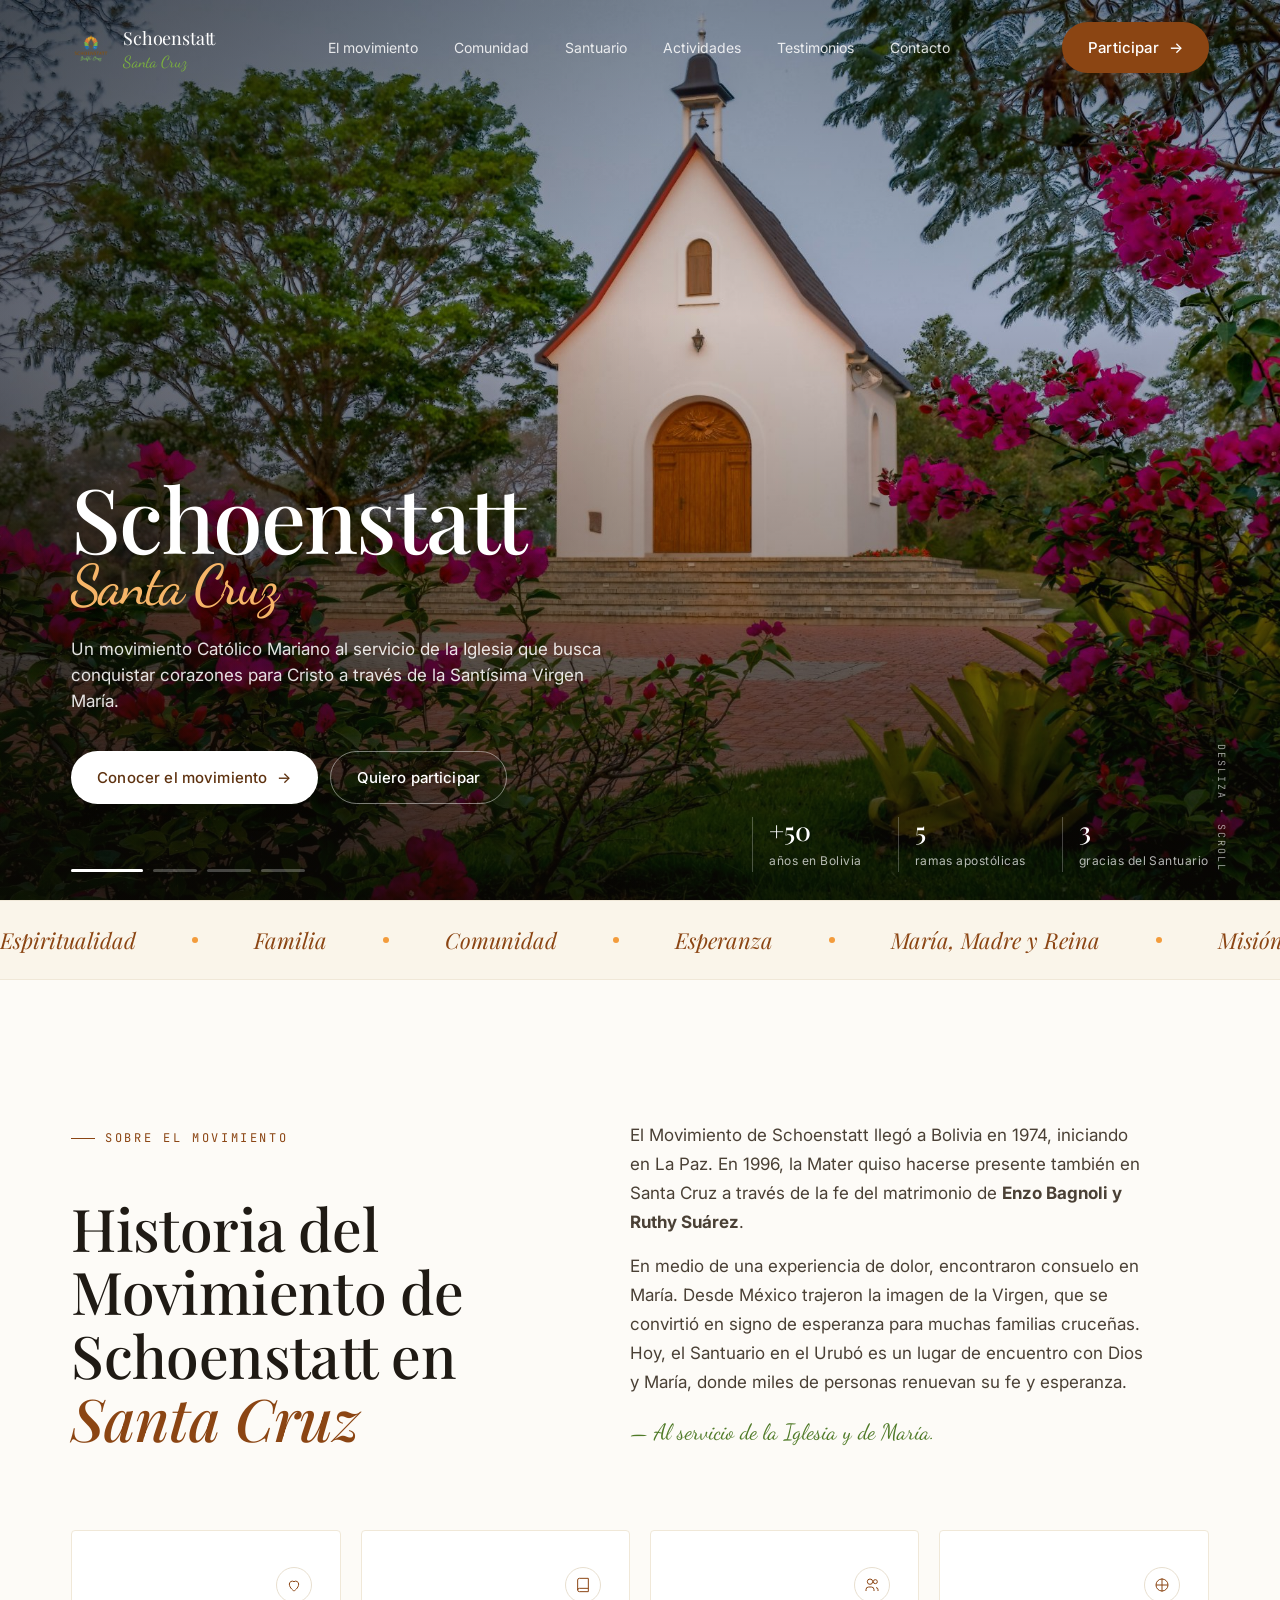
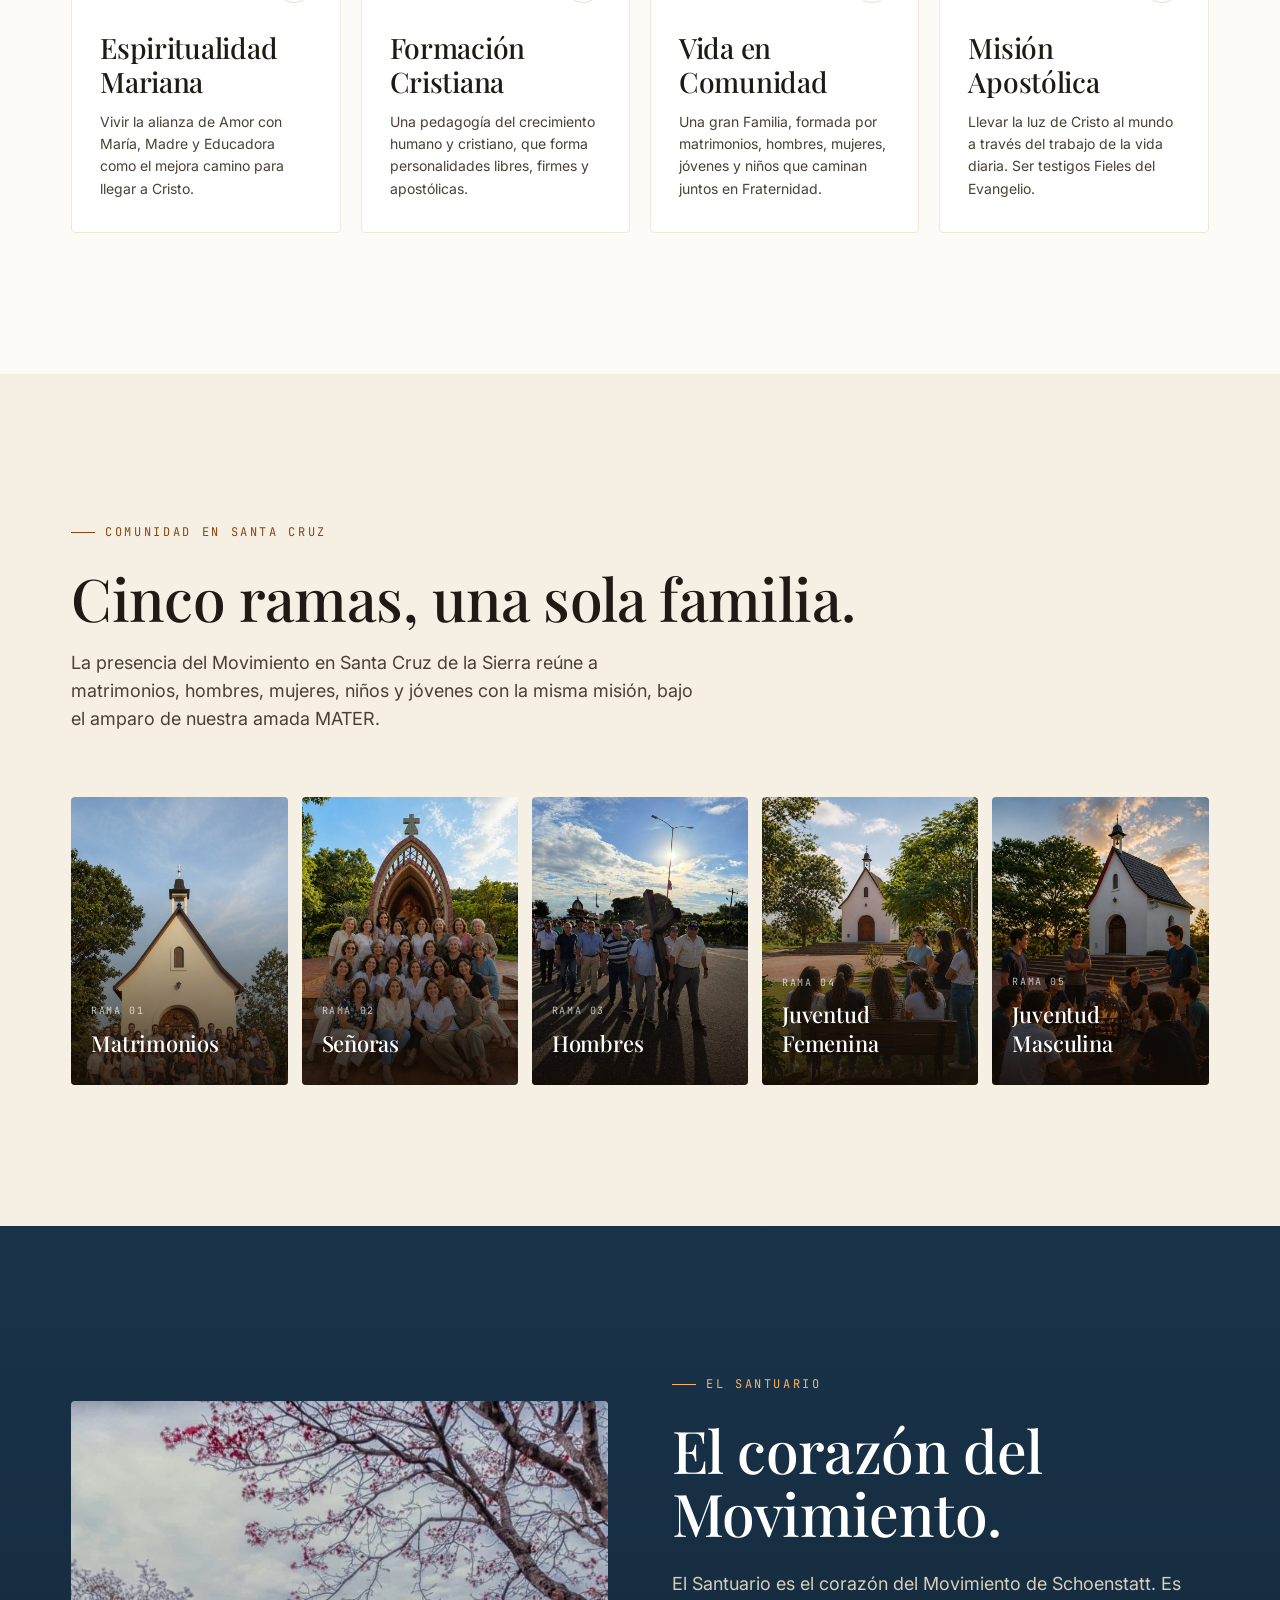
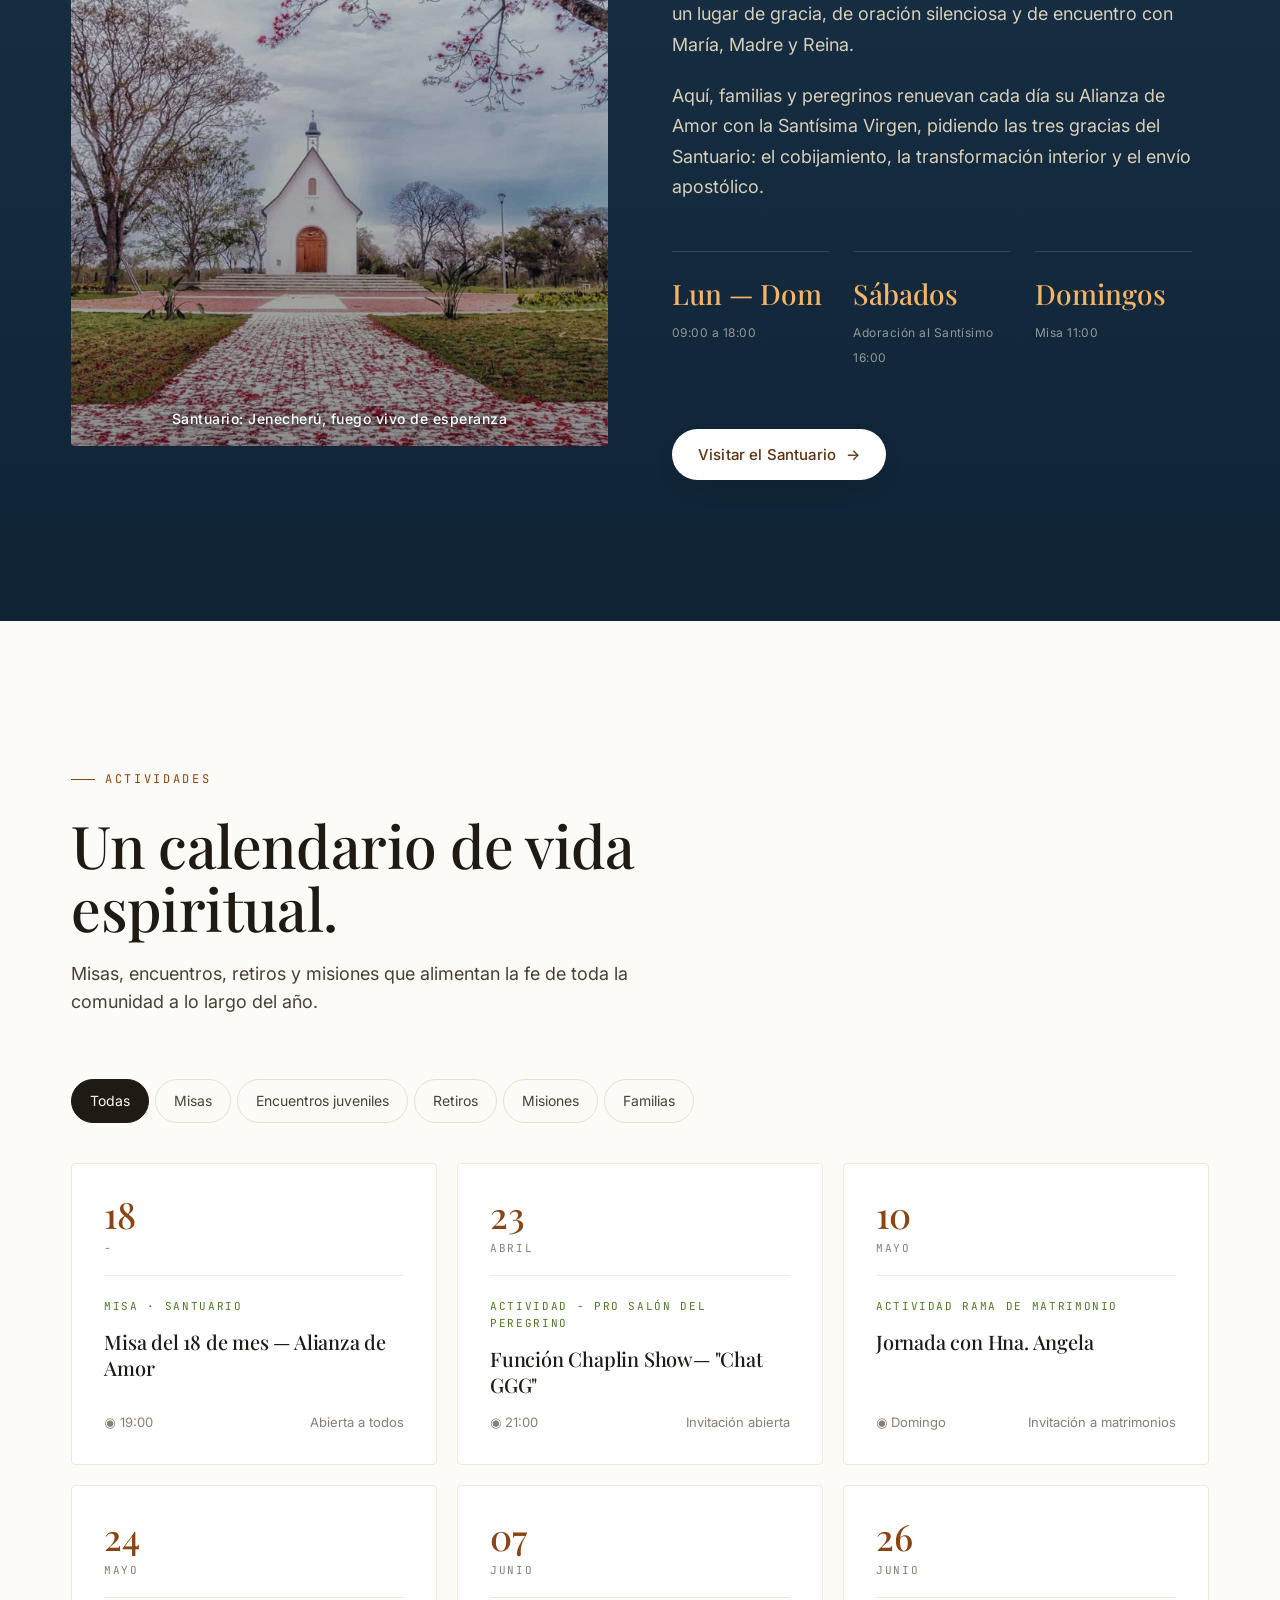
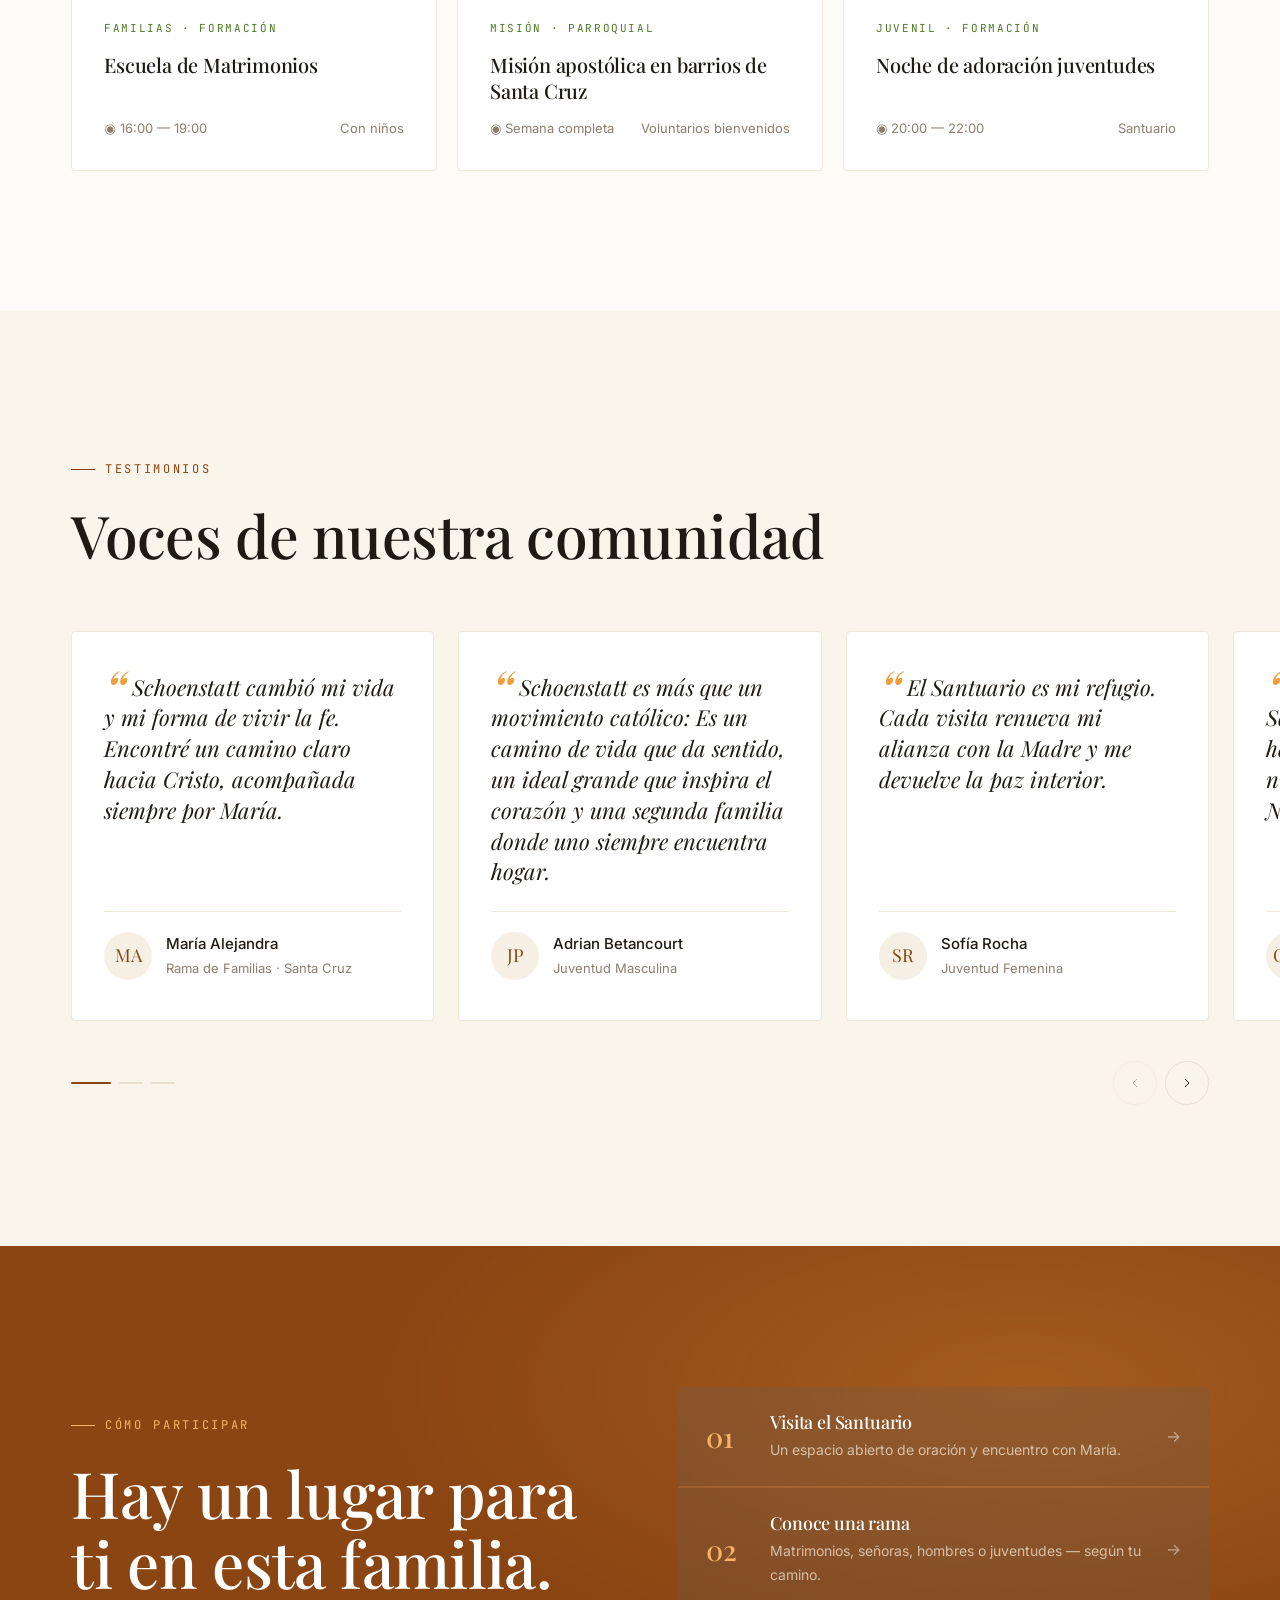
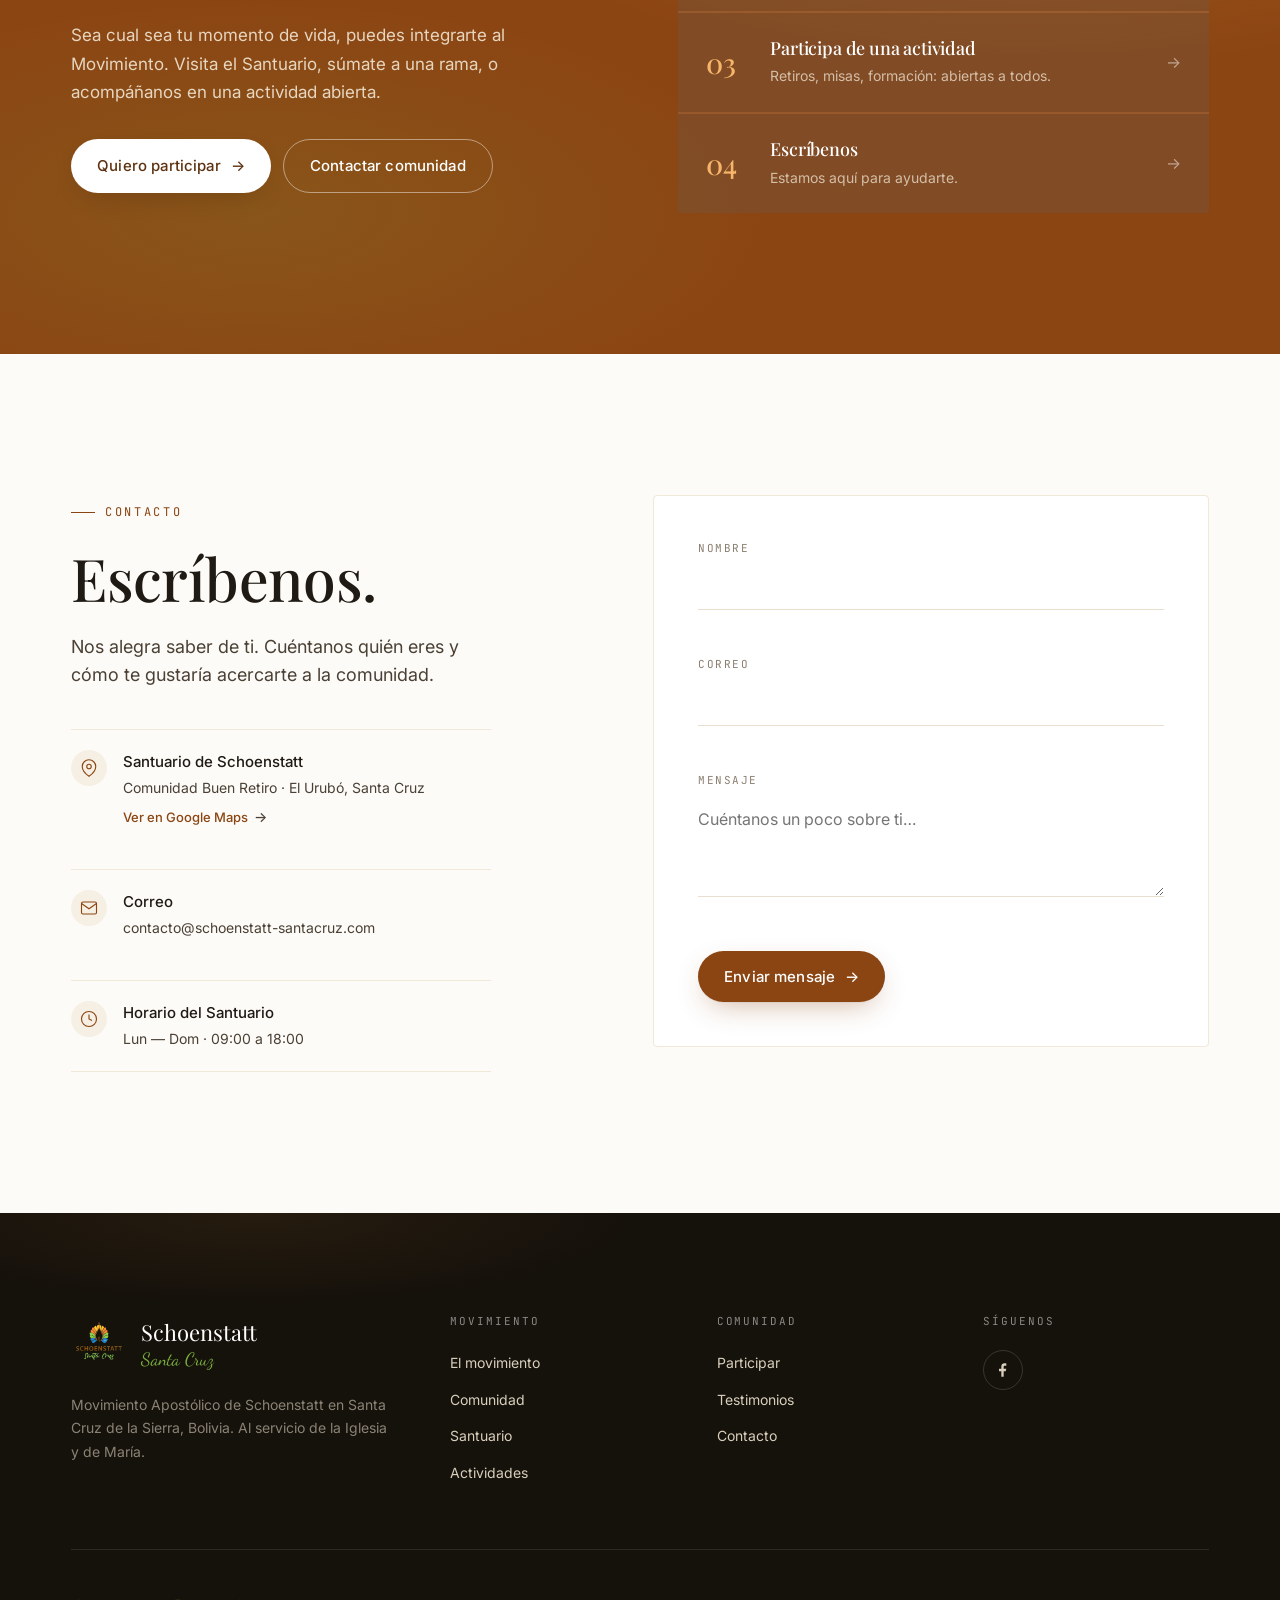
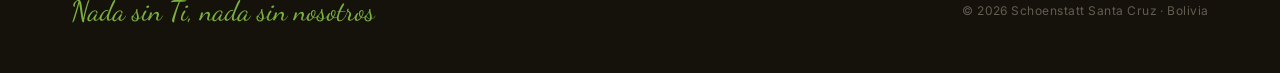
<file: index.html>
<!doctype html>
<html lang="es">
<head>
<meta charset="utf-8" />
<meta name="viewport" content="width=device-width, initial-scale=1" />
<title>Schoenstatt Santa Cruz — Fe, familia y misión</title>
<meta name="description" content="Movimiento Apostólico de Schoenstatt en Santa Cruz de la Sierra, Bolivia. Una corriente de renovación espiritual dentro de la Iglesia Católica." />

<link rel="preconnect" href="https://fonts.googleapis.com">
<link rel="preconnect" href="https://fonts.gstatic.com" crossorigin>
<link href="https://fonts.googleapis.com/css2?family=Playfair+Display:ital,wght@0,400;0,500;0,600;1,400&family=Inter:wght@300;400;500;600&family=Dancing+Script:wght@500;600&family=JetBrains+Mono:wght@400&family=Cormorant+Garamond:wght@400;500&family=Lato:wght@300;400;700&family=Fraunces:wght@400;500&family=DM+Sans:wght@400;500&display=swap" rel="stylesheet">

<link rel="stylesheet" href="assets/styles.css" />
</head>
<body data-theme="brown" data-type="playfair" data-density="aireado">

<!-- ========================= NAV ========================= -->
<header class="nav">
  <div class="container nav__inner">
    <a href="#top" class="nav__brand" aria-label="Schoenstatt Santa Cruz">
      <img src="assets/logo.png" alt="Schoenstatt Santa Cruz" />
      <span>Schoenstatt<small>Santa Cruz</small></span>
    </a>
    <nav class="nav__links">
      <a href="#sobre">El movimiento</a>
      <a href="#comunidad">Comunidad</a>
      <a href="#santuario">Santuario</a>
      <a href="#actividades">Actividades</a>
      <a href="#testimonios">Testimonios</a>
      <a href="#contacto">Contacto</a>
    </nav>
    <div class="nav__cta">
      <a href="#participar" class="btn btn--primary">Participar<span class="arrow">→</span></a>
      <button class="nav__burger" aria-label="Menú"><span></span></button>
    </div>
  </div>
</header>

<aside class="mobile-menu" aria-hidden="true">
  <a href="#sobre">El movimiento</a>
  <a href="#comunidad">Comunidad</a>
  <a href="#santuario">Santuario</a>
  <a href="#actividades">Actividades</a>
  <a href="#testimonios">Testimonios</a>
  <a href="#participar">Participar</a>
  <a href="#contacto">Contacto</a>
</aside>

<main id="top">

<!-- ========================= HERO (carousel full-bleed) ========================= -->
<section class="hero" data-screen-label="01 Hero">
  <div class="hero__carousel" id="heroCarousel">
    <div class="hero__slide is-active" data-caption="Santuario de la Alianza · al amanecer">
      <div class="hero__slide-img" style="background-image:url('assets/hero-1.jpg')"></div>
    </div>
    <div class="hero__slide" data-caption="Misa en el Santuario · comunidad reunida">
      <div class="hero__slide-img" style="background-image:url('assets/hero-2.jpg')"></div>
    </div>
    <div class="hero__slide" data-caption="Camino al Santuario · contemplación">
      <div class="hero__slide-img" style="background-image:url('assets/hero-3.jpg')"></div>
    </div>
    <div class="hero__slide" data-caption="Ermita · María nos acompaña">
      <div class="hero__slide-img" style="background-image:url('assets/hero-4.jpg')"></div>
    </div>
  </div>

  <div class="hero__content">
    <span class="eyebrow" style="opacity:0"></span>
    <h1>Schoenstatt <span class="script">Santa Cruz</span></h1>
    <p class="lead">Un movimiento Católico Mariano al servicio de la Iglesia que busca conquistar corazones
      para Cristo a través de la Santísima Virgen María.</p>
    <div class="hero__cta">
      <a href="#sobre" class="btn btn--light">Conocer el movimiento <span class="arrow">→</span></a>
      <a href="#participar" class="btn btn--outline-light">Quiero participar</a>
    </div>
  </div>

  <div class="hero__bottom">
    <div class="hero__indicators" id="heroIndicators">
      <button class="hero__indicator is-active" data-i="0"><span class="hero__indicator-fill"></span></button>
      <button class="hero__indicator" data-i="1"><span class="hero__indicator-fill"></span></button>
      <button class="hero__indicator" data-i="2"><span class="hero__indicator-fill"></span></button>
      <button class="hero__indicator" data-i="3"><span class="hero__indicator-fill"></span></button>
    </div>
    <div class="hero__meta">
      <div><strong>+50</strong><span>años en Bolivia</span></div>
      <div><strong>5</strong><span>ramas apostólicas</span></div>
      <div><strong>3</strong><span>gracias del Santuario</span></div>
    </div>
  </div>

  <div class="hero__scroll">Desliza · Scroll</div>
</section>

<!-- ========================= MARQUEE ========================= -->
<div class="marquee" aria-hidden="true">
  <div class="marquee__track">
    <span>
      Espiritualidad <span class="dot"></span>
      Familia <span class="dot"></span>
      Comunidad <span class="dot"></span>
      Esperanza <span class="dot"></span>
      María, Madre y Reina <span class="dot"></span>
      Misión apostólica <span class="dot"></span>
      Cercanía con Dios <span class="dot"></span>
    </span>
    <span aria-hidden="true">
      Espiritualidad <span class="dot"></span>
      Familia <span class="dot"></span>
      Comunidad <span class="dot"></span>
      Esperanza <span class="dot"></span>
      María, Madre y Reina <span class="dot"></span>
      Misión apostólica <span class="dot"></span>
      Cercanía con Dios <span class="dot"></span>
    </span>
  </div>
</div>

<!-- ========================= SOBRE ========================= -->
<section id="sobre" data-screen-label="02 Sobre Schoenstatt">
  <div class="container">
    <div class="about__lead">
      <div class="reveal">
        <span class="eyebrow">Sobre el movimiento</span>
        <h2 style="margin-top:24px">Historia del Movimiento de Schoenstatt en <em style="font-style: italic; color: var(--brown);">Santa Cruz</em></h2>
      </div>
      <div class="reveal d1">
        <p>El Movimiento de Schoenstatt llegó a Bolivia en 1974, iniciando en La Paz. En 1996, la Mater quiso hacerse presente también en Santa Cruz a través de la fe del matrimonio de <strong>Enzo Bagnoli y Ruthy Suárez</strong>.</p>
        <p>En medio de una experiencia de dolor, encontraron consuelo en María. Desde México trajeron la imagen de la Virgen, que se convirtió en signo de esperanza para muchas familias cruceñas. Hoy, el Santuario en el Urubó es un lugar de encuentro con Dios y María, donde miles de personas renuevan su fe y esperanza.</p>
        <div class="signature">— Al servicio de la Iglesia y de María.</div>
      </div>
    </div>

    <div class="pillars">
      <article class="pillar pillar--brown reveal">
        <div class="pillar__num"><span></span>
          <span class="glyph"><svg width="16" height="16" viewBox="0 0 24 24" fill="none" stroke="currentColor" stroke-width="1.5"><path d="M12 21s-7-4.35-7-10.5A4.5 4.5 0 0 1 12 7a4.5 4.5 0 0 1 7 3.5C19 16.65 12 21 12 21z"/></svg></span>
        </div>
        <h3>Espiritualidad Mariana</h3>
        <p>Vivir la alianza de Amor con María, Madre y Educadora como el mejora camino para llegar a Cristo.</p>
      </article>

      <article class="pillar pillar--green reveal d1">
        <div class="pillar__num"><span></span>
          <span class="glyph"><svg width="16" height="16" viewBox="0 0 24 24" fill="none" stroke="currentColor" stroke-width="1.5"><path d="M4 19.5A2.5 2.5 0 0 1 6.5 17H20"/><path d="M6.5 2H20v20H6.5A2.5 2.5 0 0 1 4 19.5v-15A2.5 2.5 0 0 1 6.5 2z"/></svg></span>
        </div>
        <h3>Formación Cristiana</h3>
        <p>Una pedagogía del crecimiento humano y cristiano, que forma personalidades libres, firmes y apostólicas.</p>
      </article>

      <article class="pillar pillar--orange reveal d2">
        <div class="pillar__num"><span></span>
          <span class="glyph"><svg width="16" height="16" viewBox="0 0 24 24" fill="none" stroke="currentColor" stroke-width="1.5"><circle cx="9" cy="7" r="4"/><path d="M3 21v-2a4 4 0 0 1 4-4h4a4 4 0 0 1 4 4v2"/><circle cx="17" cy="7" r="3"/><path d="M21 21v-2a3 3 0 0 0-3-3"/></svg></span>
        </div>
        <h3>Vida en Comunidad</h3>
        <p>Una gran Familia, formada por matrimonios, hombres, mujeres, jóvenes y niños que caminan juntos en Fraternidad.</p>
      </article>

      <article class="pillar pillar--blue reveal d3">
        <div class="pillar__num"><span></span>
          <span class="glyph"><svg width="16" height="16" viewBox="0 0 24 24" fill="none" stroke="currentColor" stroke-width="1.5"><path d="M12 2 L12 22"/><path d="M3 12 L21 12"/><circle cx="12" cy="12" r="9"/></svg></span>
        </div>
        <h3>Misión Apostólica</h3>
        <p>Llevar la luz de Cristo al mundo a través del trabajo de la vida diaria. Ser testigos Fieles del Evangelio.</p>
      </article>
    </div>
  </div>
</section>

<!-- ========================= COMUNIDAD ========================= -->
<section id="comunidad" class="community" data-screen-label="03 Comunidad Santa Cruz">
  <div class="container">
    <div class="section-head reveal">
      <span class="eyebrow">Comunidad en Santa Cruz</span>
      <h2>Cinco ramas, una sola familia.</h2>
      <p class="lead">La presencia del Movimiento en Santa Cruz de la Sierra reúne a matrimonios, hombres, mujeres, niños y jóvenes con la misma misión, bajo el amparo de nuestra amada MATER.</p>
    </div>

    <div class="community__grid">
      <article class="rama reveal">
        <div class="rama__img">
          <div style="position:absolute;inset:0;background-image:url('assets/rama-1-matrimonio.jpg');background-size:cover;background-position:center top"></div>
        </div>
        <div class="rama__content">
          <span class="tag">Rama 01</span>
          <h4>Matrimonios</h4>
          <p>Matrimonios que viven la alianza en el hogar, construyendo el santuario doméstico junto a María.</p>
        </div>
      </article>

      <article class="rama reveal d1">
        <div class="rama__img">
          <div style="position:absolute;inset:0;background-image:url('assets/rama-2-senoras.jpg');background-size:cover;background-position:center top"></div>
        </div>
        <div class="rama__content">
          <span class="tag">Rama 02</span>
          <h4>Señoras</h4>
          <p>Mujeres que encuentran en María, Madre y Educadora, el modelo de su entrega apostólica y familiar.</p>
        </div>
      </article>

      <article class="rama reveal d2">
        <div class="rama__img">
          <div style="position:absolute;inset:0;background-image:url('assets/rama-3-hombres.jpg');background-size:cover;background-position:center top"></div>
        </div>
        <div class="rama__content">
          <span class="tag">Rama 03</span>
          <h4>Hombres</h4>
          <p>Hombres que caminan juntos en fe, fraternidad y misión, respondiendo al llamado de Cristo en la vida cotidiana.</p>
        </div>
      </article>

      <article class="rama reveal d3">
        <div class="rama__img">
          <div style="position:absolute;inset:0;background-image:url('assets/rama-4-juv-fem.jpg');background-size:cover;background-position:center top"></div>
        </div>
        <div class="rama__content">
          <span class="tag">Rama 04</span>
          <h4>Juventud Femenina</h4>
          <p>Jóvenes mujeres que construyen una vida plena con Cristo y su Madre, aportando a la Iglesia y al mundo.</p>
        </div>
      </article>

      <article class="rama reveal d4">
        <div class="rama__img">
          <div style="position:absolute;inset:0;background-image:url('assets/rama-5-juv-masc.jpg');background-size:cover;background-position:center top"></div>
        </div>
        <div class="rama__content">
          <span class="tag">Rama 05</span>
          <h4>Juventud Masculina</h4>
          <p>Jóvenes que buscan crecer como hombres libres, firmes y apostólicos a la luz de María.</p>
        </div>
      </article>
    </div>
  </div>
</section>

<!-- ========================= SANTUARIO ========================= -->
<section id="santuario" class="santuario" data-screen-label="04 El Santuario">
  <div class="container">
    <div class="santuario__grid">
      <div class="santuario__visual reveal">
        <img src="assets/santuario.jpeg" alt="Santuario de Schoenstatt Santa Cruz" style="position:absolute;inset:0;width:100%;height:100%;object-fit:cover;object-position:center" />
        <span class="label" style="color: #ffffff; font-size: 14px; font-weight: 500; letter-spacing: 0.5px; text-shadow: 0 1px 6px rgba(0,0,0,0.9); text-transform: none !important; font-family: inherit; text-align: center; width: 100%; display: block; margin: 0 auto; left: 0; right: 0; position: absolute; bottom: 16px;">Santuario: Jenecherú, fuego vivo de esperanza</span>
      </div>

      <div class="santuario__copy reveal d1">
        <span class="eyebrow">El Santuario</span>
        <h2 style="margin: 24px 0">El corazón del Movimiento.</h2>
        <p>El Santuario es el corazón del Movimiento de Schoenstatt. Es un lugar de gracia, de oración silenciosa y de encuentro con María, Madre y Reina.</p>
        <p>Aquí, familias y peregrinos renuevan cada día su Alianza de Amor con la Santísima Virgen, pidiendo las tres gracias del Santuario: el cobijamiento, la transformación interior y el envío apostólico.</p>

        <div class="santuario__stats">
          <div><strong>Lun — Dom</strong><span>09:00 a 18:00</span></div>
          <div><strong>Sábados</strong><span>Adoración al Santísimo  16:00</span></div>
          <div><strong>Domingos</strong><span>Misa 11:00</span></div>
        </div>
        <div class="santuario__cta">
          <a href="https://maps.app.goo.gl/qzUpWpgiGSuR4n1h9" target="_blank" class="btn btn--light">Visitar el Santuario <span class="arrow">→</span></a>
        </div>
      </div>
    </div>
  </div>
</section>

<!-- ========================= ACTIVIDADES ========================= -->
<section id="actividades" data-screen-label="05 Actividades">
  <div class="container">
    <div class="section-head reveal">
      <span class="eyebrow">Actividades</span>
      <h2>Un calendario de vida espiritual.</h2>
      <p class="lead">Misas, encuentros, retiros y misiones que alimentan la fe de toda la comunidad a lo largo del año.</p>
    </div>

    <div class="actividades__tabs reveal">
      <button class="tab active" data-type="todas">Todas</button>
      <button class="tab" data-type="misa">Misas</button>
      <button class="tab" data-type="juvenil">Encuentros juveniles</button>
      <button class="tab" data-type="retiro">Retiros</button>
      <button class="tab" data-type="mision">Misiones</button>
      <button class="tab" data-type="familia">Familias</button>
    </div>

    <div class="actividades__grid">
      <article class="act-card reveal" data-type="misa">
        <div class="act-card__date"><span class="day">18</span><span class="month">-</span></div>
        <span class="act-card__type">Misa · Santuario</span>
        <h4>Misa del 18 de mes — Alianza de Amor</h4>
        <div class="act-card__meta">
          <span class="time">◉ 19:00</span>
          <span>Abierta a todos</span>
        </div>
      </article>

      <article class="act-card reveal d1" data-type="juvenil">
        <div class="act-card__date"><span class="day">23</span><span class="month">Abril</span></div>
        <span class="act-card__type">Actividad - Pro Salón del Peregrino</span>
        <h4>Función Chaplin Show— "Chat GGG"</h4>
        <div class="act-card__meta">
          <span class="time">◉ 21:00</span>
          <span>Invitación abierta</span>
        </div>
      </article>

      <article class="act-card reveal d2" data-type="retiro">
        <div class="act-card__date"><span class="day">10</span><span class="month">Mayo</span></div>
        <span class="act-card__type">Actividad Rama de Matrimonio</span>
        <h4>Jornada con Hna. Angela</h4>
        <div class="act-card__meta">
          <span class="time">◉ Domingo</span>
          <span>Invitación a matrimonios</span>
        </div>
      </article>

      <article class="act-card reveal" data-type="familia">
        <div class="act-card__date"><span class="day">24</span><span class="month">Mayo</span></div>
        <span class="act-card__type">Familias · Formación</span>
        <h4>Escuela de Matrimonios</h4>
        <div class="act-card__meta">
          <span class="time">◉ 16:00 — 19:00</span>
          <span>Con niños</span>
        </div>
      </article>

      <article class="act-card reveal d1" data-type="mision">
        <div class="act-card__date"><span class="day">07</span><span class="month">Junio</span></div>
        <span class="act-card__type">Misión · Parroquial</span>
        <h4>Misión apostólica en barrios de Santa Cruz</h4>
        <div class="act-card__meta">
          <span class="time">◉ Semana completa</span>
          <span>Voluntarios bienvenidos</span>
        </div>
      </article>

      <article class="act-card reveal d2" data-type="juvenil">
        <div class="act-card__date"><span class="day">26</span><span class="month">Junio</span></div>
        <span class="act-card__type">Juvenil · Formación</span>
        <h4>Noche de adoración juventudes</h4>
        <div class="act-card__meta">
          <span class="time">◉ 20:00 — 22:00</span>
          <span>Santuario</span>
        </div>
      </article>
    </div>
  </div>
</section>

<!-- ========================= TESTIMONIOS ========================= -->
<section id="testimonios" class="testimonios" data-screen-label="06 Testimonios">
  <div class="container">
    <div class="section-head reveal">
      <span class="eyebrow">Testimonios</span>
      <h2>Voces de nuestra comunidad</h2>
    </div>

    <div class="testimonios__track-wrap reveal d1">
      <div class="testimonios__track">
        <article class="testimonio">
          <p class="testimonio__quote">Schoenstatt cambió mi vida y mi forma de vivir la fe. Encontré un camino claro hacia Cristo, acompañada siempre por María.</p>
          <div class="testimonio__author">
            <div class="testimonio__avatar">MA</div>
            <div><strong>María Alejandra</strong><span>Rama de Familias · Santa Cruz</span></div>
          </div>
        </article>

        <article class="testimonio">
          <p class="testimonio__quote">Schoenstatt es más que un movimiento católico: Es un camino de vida que da sentido, un ideal grande que inspira el corazón y una segunda familia donde uno siempre encuentra hogar.</p>
          <div class="testimonio__author">
            <div class="testimonio__avatar">JP</div>
            <div><strong>Adrian Betancourt</strong><span>Juventud Masculina</span></div>
          </div>
        </article>

        <article class="testimonio">
          <p class="testimonio__quote">El Santuario es mi refugio. Cada visita renueva mi alianza con la Madre y me devuelve la paz interior.</p>
          <div class="testimonio__author">
            <div class="testimonio__avatar">SR</div>
            <div><strong>Sofía Rocha</strong><span>Juventud Femenina</span></div>
          </div>
        </article>

        <article class="testimonio">
          <p class="testimonio__quote">Como matrimonio, Schoenstatt nos dio herramientas para vivir nuestro hogar como santuario. Nos enseñó a rezar juntos.</p>
          <div class="testimonio__author">
            <div class="testimonio__avatar">C+L</div>
            <div><strong>Carlos y Lucía</strong><span>Matrimonio · 12 años</span></div>
          </div>
        </article>

        <article class="testimonio">
          <p class="testimonio__quote">Llegué como peregrino y encontré un hogar. Hoy sirvo con alegría en las misiones apostólicas.</p>
          <div class="testimonio__author">
            <div class="testimonio__avatar">FM</div>
            <div><strong>Fernando Mendoza</strong><span>Peregrino · Misionero</span></div>
          </div>
        </article>
      </div>
    </div>

    <div class="testimonios__controls">
      <div class="testimonios__dots"></div>
      <div class="testimonios__arrows">
        <button class="arrow-btn t-prev" aria-label="Anterior">
          <svg width="16" height="16" viewBox="0 0 24 24" fill="none" stroke="currentColor" stroke-width="1.5"><path d="M15 6l-6 6 6 6"/></svg>
        </button>
        <button class="arrow-btn t-next" aria-label="Siguiente">
          <svg width="16" height="16" viewBox="0 0 24 24" fill="none" stroke="currentColor" stroke-width="1.5"><path d="M9 6l6 6-6 6"/></svg>
        </button>
      </div>
    </div>
  </div>
</section>

<!-- ========================= PARTICIPAR ========================= -->
<section id="participar" class="participar" data-screen-label="07 Cómo participar">
  <div class="container">
    <div class="participar__grid">
      <div class="reveal">
        <span class="eyebrow" style="color: var(--orange-soft)">Cómo participar</span>
        <h2 style="margin: 24px 0">Hay un lugar para ti en esta familia.</h2>
        <p>Sea cual sea tu momento de vida, puedes integrarte al Movimiento. Visita el Santuario, súmate a una rama, o acompáñanos en una actividad abierta.</p>
        <div class="participar__cta">
          <a href="#contacto" class="btn btn--light">Quiero participar <span class="arrow">→</span></a>
          <a href="#contacto" class="btn btn--outline-light">Contactar comunidad</a>
        </div>
      </div>

      <div class="steps reveal d1">
        <a href="#santuario" class="step">
          <span class="step__num">01</span>
          <div><h4>Visita el Santuario</h4><p>Un espacio abierto de oración y encuentro con María.</p></div>
          <span class="step__arrow">→</span>
        </a>
        <a href="#comunidad" class="step">
          <span class="step__num">02</span>
          <div><h4>Conoce una rama</h4><p>Matrimonios, señoras, hombres o juventudes — según tu camino.</p></div>
          <span class="step__arrow">→</span>
        </a>
        <a href="#actividades" class="step">
          <span class="step__num">03</span>
          <div><h4>Participa de una actividad</h4><p>Retiros, misas, formación: abiertas a todos.</p></div>
          <span class="step__arrow">→</span>
        </a>
        <a href="#contacto" class="step">
          <span class="step__num">04</span>
          <div><h4>Escríbenos</h4><p>Estamos aquí para ayudarte.</p></div>
          <span class="step__arrow">→</span>
        </a>
      </div>
    </div>
  </div>
</section>

<!-- ========================= CONTACTO ========================= -->
<section id="contacto" data-screen-label="08 Contacto">
  <div class="container">
    <div class="contacto__grid">
      <div class="contacto__info reveal">
        <span class="eyebrow">Contacto</span>
        <h2 style="margin-top: 24px">Escríbenos.</h2>
        <p class="lead">Nos alegra saber de ti. Cuéntanos quién eres y cómo te gustaría acercarte a la comunidad.</p>

        <div class="contacto__details">
          <div class="contacto__detail">
            <div class="icon">
              <svg width="18" height="18" viewBox="0 0 24 24" fill="none" stroke="currentColor" stroke-width="1.5"><path d="M21 10c0 7-9 13-9 13s-9-6-9-13a9 9 0 0 1 18 0z"/><circle cx="12" cy="10" r="3"/></svg>
            </div>
            <div>
              <strong>Santuario de Schoenstatt</strong>
              <span>Comunidad Buen Retiro · El Urubó, Santa Cruz</span>
              <a href="https://maps.app.goo.gl/qzUpWpgiGSuR4n1h9" target="_blank" rel="noopener" style="display:inline-flex;gap:6px;align-items:center;margin-top:6px;font-size:13px;color:var(--brown);font-weight:500">Ver en Google Maps <span aria-hidden="true">→</span></a>
            </div>
          </div>
          <div class="contacto__detail">
            <div class="icon">
              <svg width="18" height="18" viewBox="0 0 24 24" fill="none" stroke="currentColor" stroke-width="1.5"><path d="M4 4h16c1.1 0 2 .9 2 2v12c0 1.1-.9 2-2 2H4c-1.1 0-2-.9-2-2V6c0-1.1.9-2 2-2z"/><path d="M22 6 12 13 2 6"/></svg>
            </div>
            <div><strong>Correo</strong><span>contacto@schoenstatt-santacruz.com</span></div>
          </div>
          <div class="contacto__detail">
            <div class="icon">
              <svg width="18" height="18" viewBox="0 0 24 24" fill="none" stroke="currentColor" stroke-width="1.5"><circle cx="12" cy="12" r="10"/><path d="M12 6v6l4 2"/></svg>
            </div>
            <div><strong>Horario del Santuario</strong><span>Lun — Dom · 09:00 a 18:00</span></div>
          </div>
        </div>
      </div>

      <div class="reveal d1">
        <form class="form" novalidate>
          <div class="form__row">
            <label for="nombre">Nombre</label>
            <input type="text" id="nombre" name="nombre" />
            <span class="form__error"></span>
          </div>
          <div class="form__row">
            <label for="correo">Correo</label>
            <input type="email" id="correo" name="correo" />
            <span class="form__error"></span>
          </div>
          <div class="form__row">
            <label for="mensaje">Mensaje</label>
            <textarea id="mensaje" name="mensaje" placeholder="Cuéntanos un poco sobre ti…"></textarea>
            <span class="form__error"></span>
          </div>
          <button type="submit" class="btn btn--primary form__submit">Enviar mensaje <span class="arrow">→</span></button>
        </form>
        <div class="form__success" style="display:none">
          <strong>Gracias — hemos recibido tu mensaje.</strong>
          <span>Se abrió WhatsApp para enviar tu mensaje. Un acompañante de la comunidad te responderá pronto. Que María te cobije.</span>
        </div>
      </div>
    </div>
  </div>
</section>

</main>

<!-- ========================= FOOTER ========================= -->
<footer class="footer">
  <div class="container">
    <div class="footer__top">
      <div class="footer__about">
        <div class="footer__brand">
          <img src="assets/logo.png" alt="" />
          <span>Schoenstatt<small>Santa Cruz</small></span>
        </div>
        <p>Movimiento Apostólico de Schoenstatt en Santa Cruz de la Sierra, Bolivia. Al servicio de la Iglesia y de María.</p>
      </div>
      <div class="footer__col">
        <h5>Movimiento</h5>
        <ul>
          <li><a href="#sobre">El movimiento</a></li>
          <li><a href="#comunidad">Comunidad</a></li>
          <li><a href="#santuario">Santuario</a></li>
          <li><a href="#actividades">Actividades</a></li>
        </ul>
      </div>
      <div class="footer__col">
        <h5>Comunidad</h5>
        <ul>
          <li><a href="#participar">Participar</a></li>
          <li><a href="#testimonios">Testimonios</a></li>
          <li><a href="#contacto">Contacto</a></li>
        </ul>
      </div>
      <div class="footer__col">
        <h5>Síguenos</h5>
        <div class="footer__social">
          <a href="https://www.facebook.com/SchoenstattSantaCruz" target="_blank" rel="noopener" aria-label="Facebook"><svg width="16" height="16" viewBox="0 0 24 24" fill="currentColor"><path d="M13 22v-8h3l1-4h-4V7.5c0-1.2.3-2 2-2h2V2.2C16.6 2.1 15.5 2 14.2 2 11.4 2 9.5 3.7 9.5 6.8V10H6v4h3.5v8z"/></svg></a>
        </div>
      </div>
    </div>
    <div class="footer__bottom">
      <div class="footer__motto">Nada sin Ti, nada sin nosotros</div>
      <div class="footer__copyright">© 2026 Schoenstatt Santa Cruz · Bolivia</div>
    </div>
  </div>
</footer>

<script src="assets/app.js"></script>
</body>
</html>
</file>
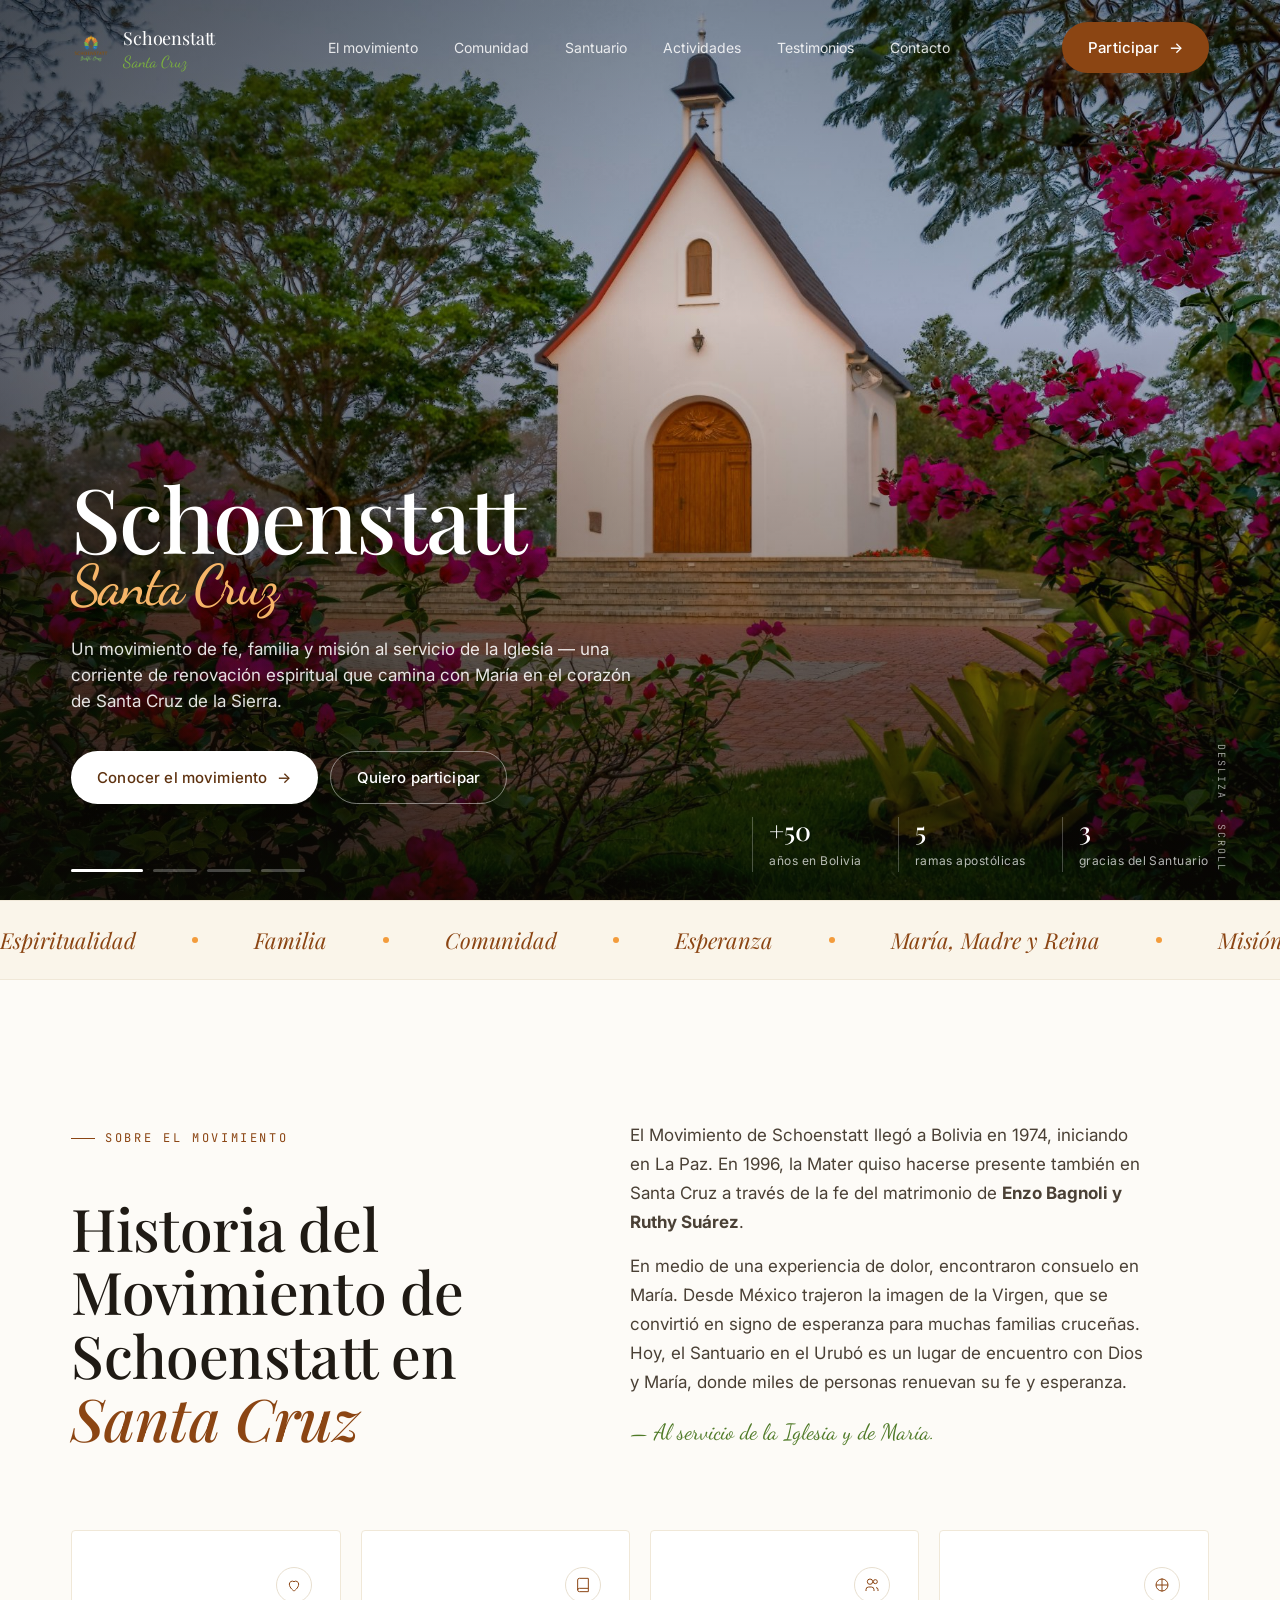
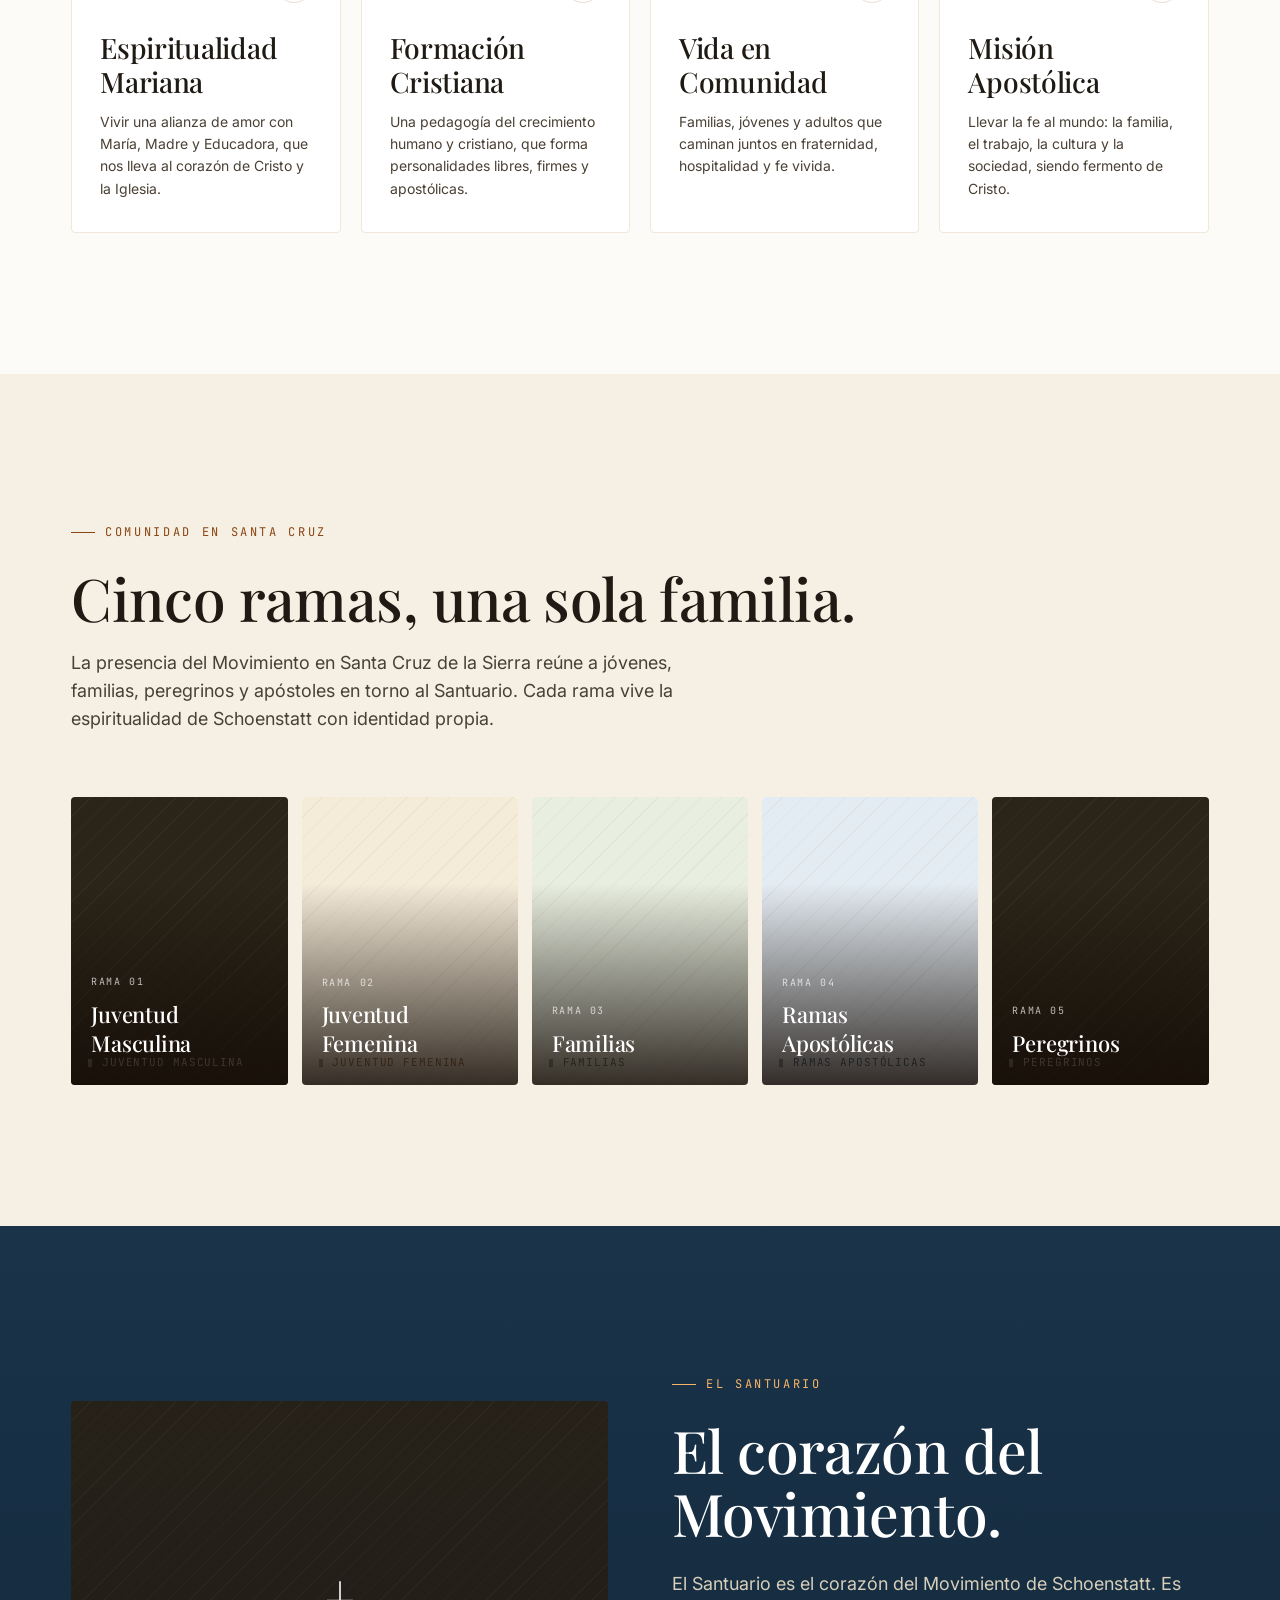
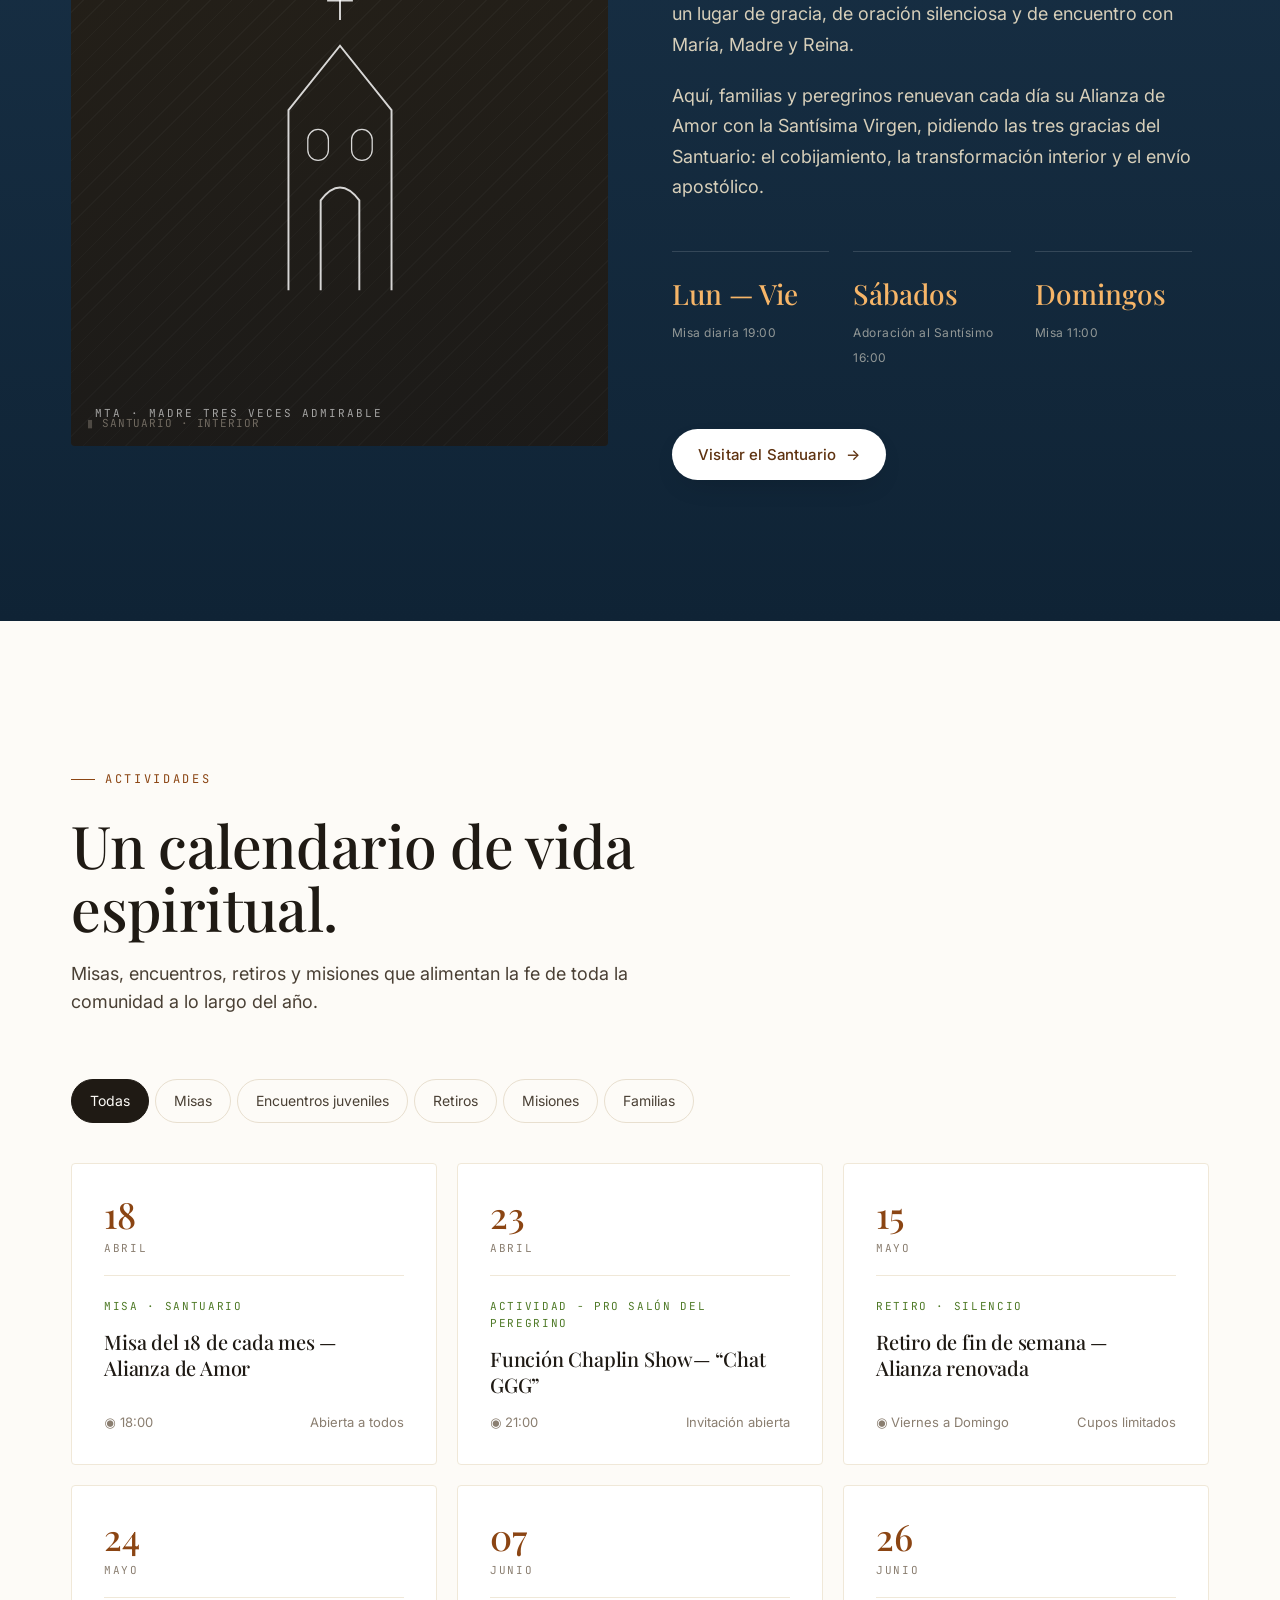
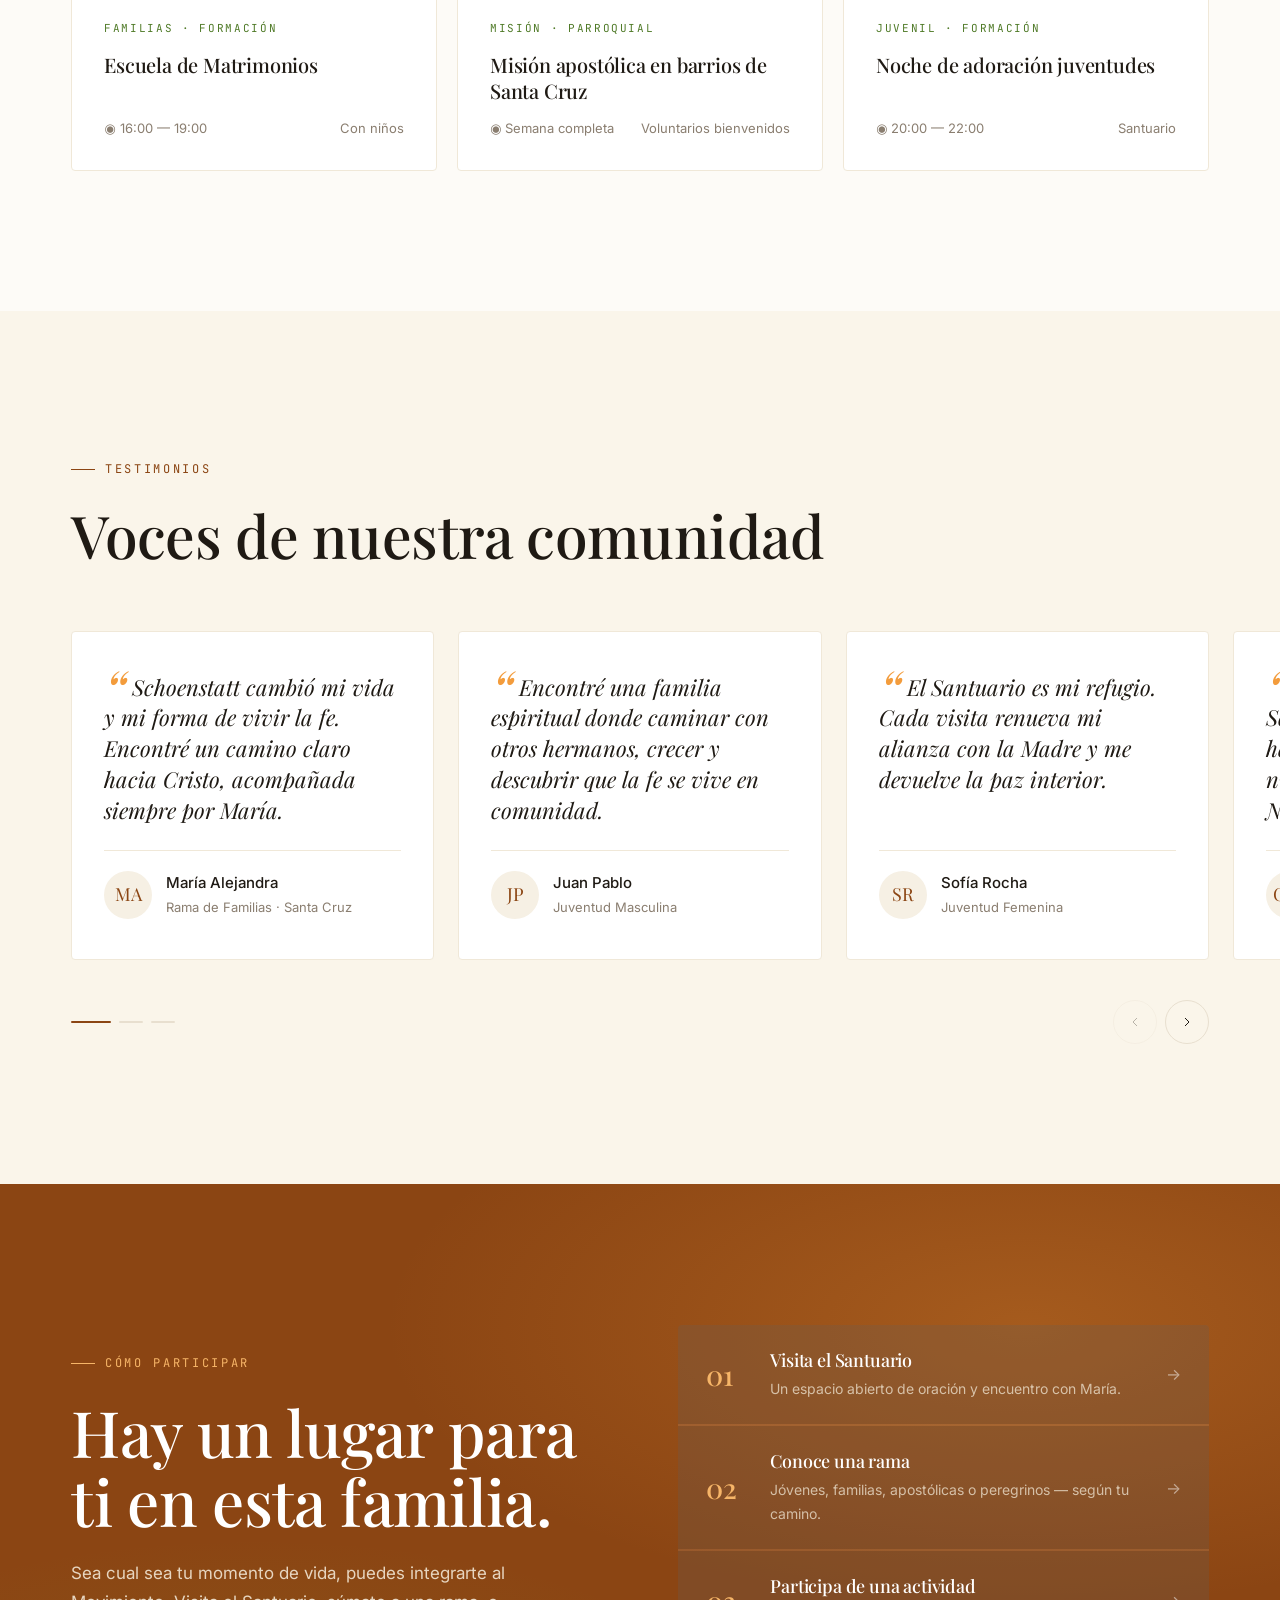
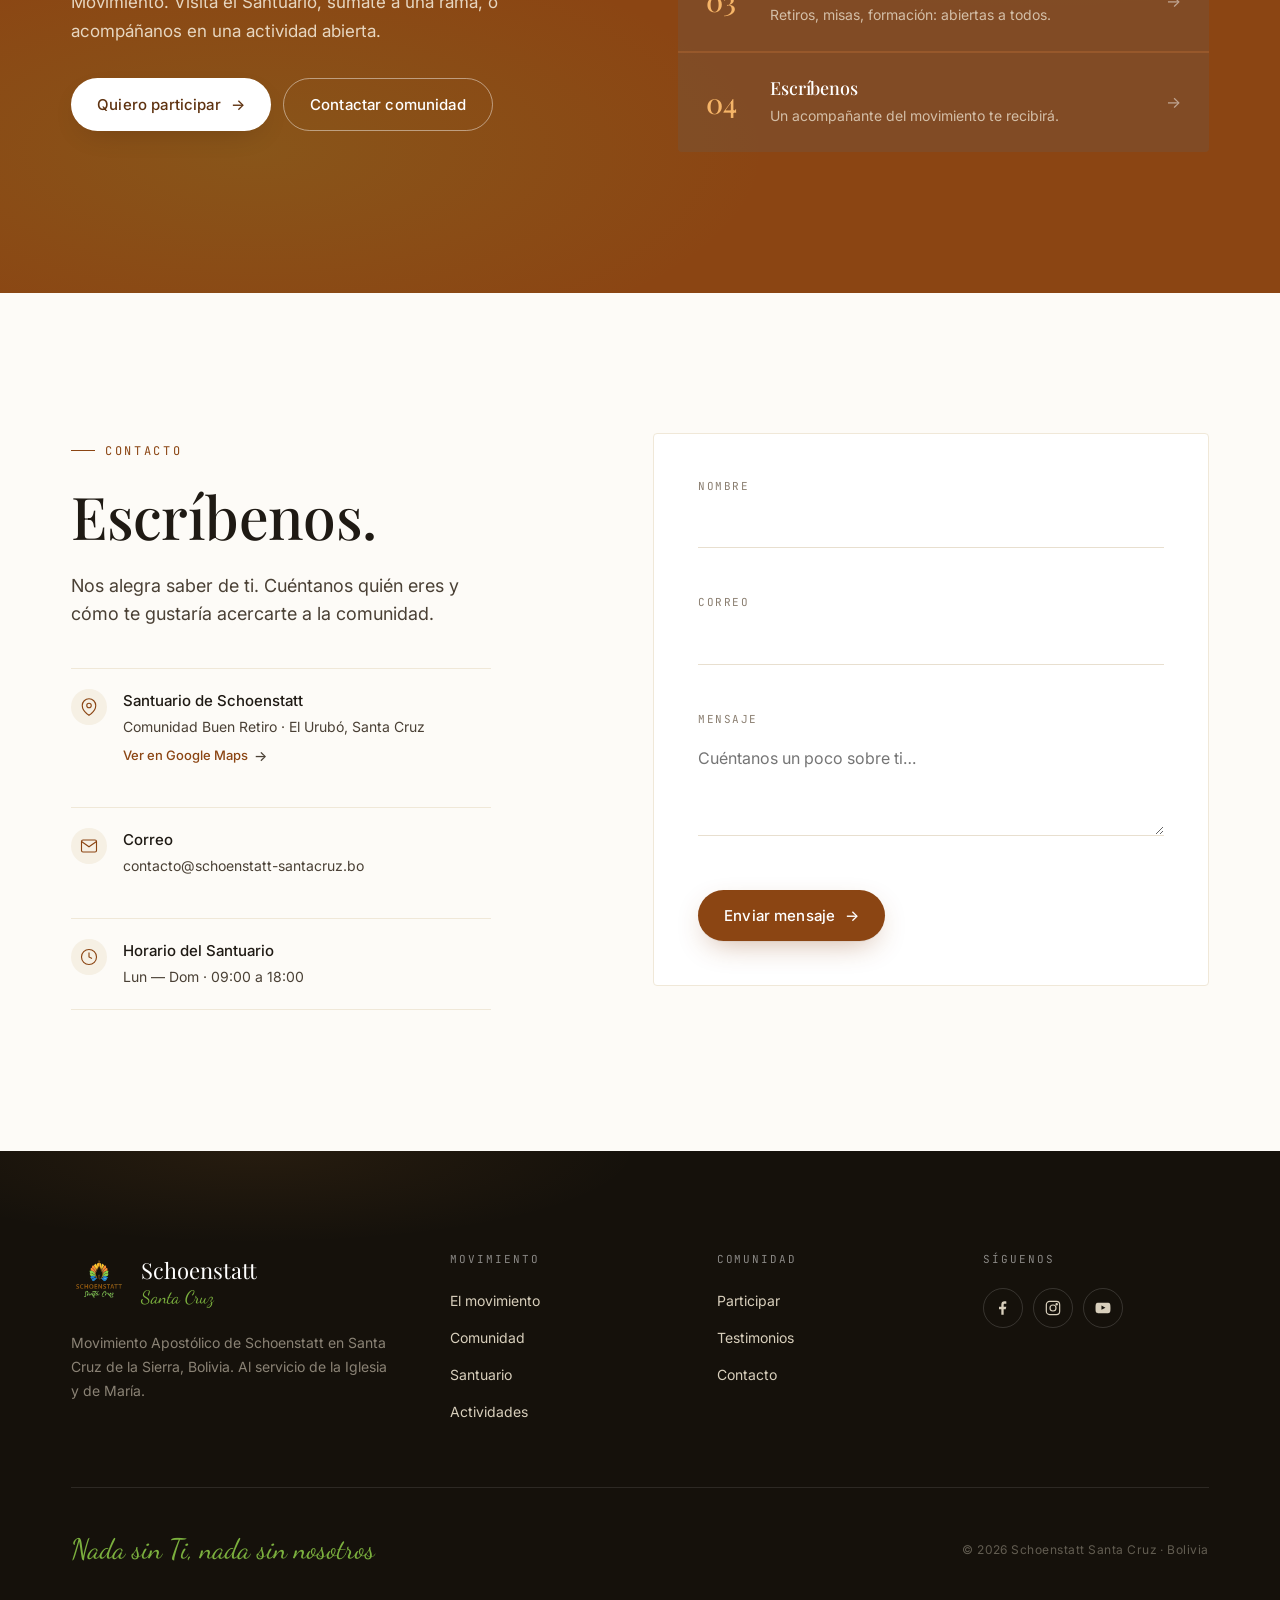
<file: Schoenstatt Santa Cruz standalone-src.html>
<!doctype html>
<html lang="es">
<head>
<meta charset="utf-8" />
<meta name="viewport" content="width=device-width, initial-scale=1" />
<title>Schoenstatt Santa Cruz — Fe, familia y misión</title>
<meta name="description" content="Movimiento Apostólico de Schoenstatt en Santa Cruz de la Sierra, Bolivia. Una corriente de renovación espiritual dentro de la Iglesia Católica." />

<link rel="preconnect" href="https://fonts.googleapis.com">
<link rel="preconnect" href="https://fonts.gstatic.com" crossorigin>
<link href="https://fonts.googleapis.com/css2?family=Playfair+Display:ital,wght@0,400;0,500;0,600;1,400&family=Inter:wght@300;400;500;600&family=Dancing+Script:wght@500;600&family=JetBrains+Mono:wght@400&family=Cormorant+Garamond:wght@400;500&family=Lato:wght@300;400;700&family=Fraunces:wght@400;500&family=DM+Sans:wght@400;500&display=swap" rel="stylesheet">

<link rel="stylesheet" href="assets/placeholder.css?v=2" />
<link rel="stylesheet" href="assets/styles.css?v=2" />
</head>
<body data-theme="brown" data-type="playfair" data-density="aireado">

<template id="__bundler_thumbnail" data-bg-color="#FDFBF7">
  <svg viewBox="0 0 1200 800" xmlns="http://www.w3.org/2000/svg">
    <rect width="1200" height="800" fill="#FDFBF7"/>
    <g transform="translate(600 400)" fill="none" stroke="#8B4513" stroke-width="6" stroke-linecap="round">
      <circle r="120" stroke="#F39C3C" stroke-width="3" opacity="0.4"/>
      <path d="M0 -90 L0 90 M-60 -30 L60 -30"/>
      <path d="M-90 90 Q0 40 90 90" stroke="#7BB03E"/>
    </g>
    <text x="600" y="600" text-anchor="middle" font-family="Playfair Display, Georgia, serif" font-size="44" fill="#1F1A14">Schoenstatt</text>
    <text x="600" y="650" text-anchor="middle" font-family="Dancing Script, cursive" font-size="38" fill="#7BB03E" font-style="italic">Santa Cruz</text>
  </svg>
</template>

<!-- ========================= NAV ========================= -->
<header class="nav">
  <div class="container nav__inner">
    <a href="#top" class="nav__brand" aria-label="Schoenstatt Santa Cruz">
      <img src="assets/logo.png" alt="Schoenstatt Santa Cruz" />
      <span>Schoenstatt<small>Santa Cruz</small></span>
    </a>
    <nav class="nav__links">
      <a href="#sobre">El movimiento</a>
      <a href="#comunidad">Comunidad</a>
      <a href="#santuario">Santuario</a>
      <a href="#actividades">Actividades</a>
      <a href="#testimonios">Testimonios</a>
      <a href="#contacto">Contacto</a>
    </nav>
    <div class="nav__cta">
      <a href="#participar" class="btn btn--primary">Participar<span class="arrow">→</span></a>
      <button class="nav__burger" aria-label="Menú"><span></span></button>
    </div>
  </div>
</header>

<aside class="mobile-menu" aria-hidden="true">
  <a href="#sobre">El movimiento</a>
  <a href="#comunidad">Comunidad</a>
  <a href="#santuario">Santuario</a>
  <a href="#actividades">Actividades</a>
  <a href="#testimonios">Testimonios</a>
  <a href="#participar">Participar</a>
  <a href="#contacto">Contacto</a>
</aside>

<main id="top">

<!-- ========================= HERO (carousel full-bleed) ========================= -->
<section class="hero" data-screen-label="01 Hero">
  <div class="hero__carousel" id="heroCarousel">
    <div class="hero__slide is-active" data-caption="Santuario de la Alianza · al amanecer">
      <div class="hero__slide-img" style="background-image:url('assets/hero-1.jpg?v=2')"></div>
    </div>
    <div class="hero__slide" data-caption="Misa en el Santuario · comunidad reunida">
      <div class="hero__slide-img" style="background-image:url('assets/hero-2.jpg?v=2')"></div>
    </div>
    <div class="hero__slide" data-caption="Camino al Santuario · contemplación">
      <div class="hero__slide-img" style="background-image:url('assets/hero-3.jpg?v=2')"></div>
    </div>
    <div class="hero__slide" data-caption="Ermita · María nos acompaña">
      <div class="hero__slide-img" style="background-image:url('assets/hero-4.jpg?v=2')"></div>
    </div>
  </div>

  <div class="hero__content">
    <span class="eyebrow" style="opacity:0"></span>
    <h1>Schoenstatt <span class="script">Santa Cruz</span></h1>
    <p class="lead">Un movimiento de fe, familia y misión al servicio de la Iglesia — una corriente de renovación espiritual que camina con María en el corazón de Santa Cruz de la Sierra.</p>
    <div class="hero__cta">
      <a href="#sobre" class="btn btn--light">Conocer el movimiento <span class="arrow">→</span></a>
      <a href="#participar" class="btn btn--outline-light">Quiero participar</a>
    </div>
  </div>

  <div class="hero__bottom">
    <div class="hero__indicators" id="heroIndicators">
      <button class="hero__indicator is-active" data-i="0"><span class="hero__indicator-fill"></span></button>
      <button class="hero__indicator" data-i="1"><span class="hero__indicator-fill"></span></button>
      <button class="hero__indicator" data-i="2"><span class="hero__indicator-fill"></span></button>
      <button class="hero__indicator" data-i="3"><span class="hero__indicator-fill"></span></button>
    </div>
    <div class="hero__meta">
      <div><strong>+50</strong><span>años en Bolivia</span></div>
      <div><strong>5</strong><span>ramas apostólicas</span></div>
      <div><strong>3</strong><span>gracias del Santuario</span></div>
    </div>
  </div>

  <div class="hero__scroll">Desliza · Scroll</div>
</section>

<!-- ========================= MARQUEE ========================= -->
<div class="marquee" aria-hidden="true">
  <div class="marquee__track">
    <span>
      Espiritualidad <span class="dot"></span>
      Familia <span class="dot"></span>
      Comunidad <span class="dot"></span>
      Esperanza <span class="dot"></span>
      María, Madre y Reina <span class="dot"></span>
      Misión apostólica <span class="dot"></span>
      Cercanía con Dios <span class="dot"></span>
    </span>
    <span aria-hidden="true">
      Espiritualidad <span class="dot"></span>
      Familia <span class="dot"></span>
      Comunidad <span class="dot"></span>
      Esperanza <span class="dot"></span>
      María, Madre y Reina <span class="dot"></span>
      Misión apostólica <span class="dot"></span>
      Cercanía con Dios <span class="dot"></span>
    </span>
  </div>
</div>

<!-- ========================= SOBRE ========================= -->
<section id="sobre" data-screen-label="02 Sobre Schoenstatt">
  <div class="container">
    <div class="about__lead">
      <div class="reveal">
        <span class="eyebrow">Sobre el movimiento</span>
        <h2 style="margin-top:24px">Historia del Movimiento de Schoenstatt en <em style="font-style: italic; color: var(--brown);">Santa Cruz</em></h2>
      </div>
      <div class="reveal d1">
        <p>El Movimiento de Schoenstatt llegó a Bolivia en 1974, iniciando en La Paz. En 1996, la Mater quiso hacerse presente también en Santa Cruz a través de la fe del matrimonio de <strong>Enzo Bagnoli y Ruthy Suárez</strong>.</p>
        <p>En medio de una experiencia de dolor, encontraron consuelo en María. Desde México trajeron la imagen de la Virgen, que se convirtió en signo de esperanza para muchas familias cruceñas. Hoy, el Santuario en el Urubó es un lugar de encuentro con Dios y María, donde miles de personas renuevan su fe y esperanza.</p>
        <div class="signature">— Al servicio de la Iglesia y de María.</div>
      </div>
    </div>

    <div class="pillars">
      <article class="pillar pillar--brown reveal">
        <div class="pillar__num"><span></span>
          <span class="glyph"><svg width="16" height="16" viewBox="0 0 24 24" fill="none" stroke="currentColor" stroke-width="1.5"><path d="M12 21s-7-4.35-7-10.5A4.5 4.5 0 0 1 12 7a4.5 4.5 0 0 1 7 3.5C19 16.65 12 21 12 21z"/></svg></span>
        </div>
        <h3>Espiritualidad Mariana</h3>
        <p>Vivir una alianza de amor con María, Madre y Educadora, que nos lleva al corazón de Cristo y la Iglesia.</p>
      </article>

      <article class="pillar pillar--green reveal d1">
        <div class="pillar__num"><span></span>
          <span class="glyph"><svg width="16" height="16" viewBox="0 0 24 24" fill="none" stroke="currentColor" stroke-width="1.5"><path d="M4 19.5A2.5 2.5 0 0 1 6.5 17H20"/><path d="M6.5 2H20v20H6.5A2.5 2.5 0 0 1 4 19.5v-15A2.5 2.5 0 0 1 6.5 2z"/></svg></span>
        </div>
        <h3>Formación Cristiana</h3>
        <p>Una pedagogía del crecimiento humano y cristiano, que forma personalidades libres, firmes y apostólicas.</p>
      </article>

      <article class="pillar pillar--orange reveal d2">
        <div class="pillar__num"><span></span>
          <span class="glyph"><svg width="16" height="16" viewBox="0 0 24 24" fill="none" stroke="currentColor" stroke-width="1.5"><circle cx="9" cy="7" r="4"/><path d="M3 21v-2a4 4 0 0 1 4-4h4a4 4 0 0 1 4 4v2"/><circle cx="17" cy="7" r="3"/><path d="M21 21v-2a3 3 0 0 0-3-3"/></svg></span>
        </div>
        <h3>Vida en Comunidad</h3>
        <p>Familias, jóvenes y adultos que caminan juntos en fraternidad, hospitalidad y fe vivida.</p>
      </article>

      <article class="pillar pillar--blue reveal d3">
        <div class="pillar__num"><span></span>
          <span class="glyph"><svg width="16" height="16" viewBox="0 0 24 24" fill="none" stroke="currentColor" stroke-width="1.5"><path d="M12 2 L12 22"/><path d="M3 12 L21 12"/><circle cx="12" cy="12" r="9"/></svg></span>
        </div>
        <h3>Misión Apostólica</h3>
        <p>Llevar la fe al mundo: la familia, el trabajo, la cultura y la sociedad, siendo fermento de Cristo.</p>
      </article>
    </div>
  </div>
</section>

<!-- ========================= COMUNIDAD ========================= -->
<section id="comunidad" class="community" data-screen-label="03 Comunidad Santa Cruz">
  <div class="container">
    <div class="section-head reveal">
      <span class="eyebrow">Comunidad en Santa Cruz</span>
      <h2>Cinco ramas, una sola familia.</h2>
      <p class="lead">La presencia del Movimiento en Santa Cruz de la Sierra reúne a jóvenes, familias, peregrinos y apóstoles en torno al Santuario. Cada rama vive la espiritualidad de Schoenstatt con identidad propia.</p>
    </div>

    <div class="community__grid">
      <article class="rama reveal">
        <div class="rama__img"><div class="ph ph--dark"><span class="ph__label">juventud masculina</span></div></div>
        <div class="rama__content">
          <span class="tag">Rama 01</span>
          <h4>Juventud Masculina</h4>
          <p>Jóvenes que buscan crecer como hombres libres, firmes y apostólicos a la luz de María.</p>
        </div>
      </article>

      <article class="rama reveal d1">
        <div class="rama__img"><div class="ph ph--orange"><span class="ph__label">juventud femenina</span></div></div>
        <div class="rama__content">
          <span class="tag">Rama 02</span>
          <h4>Juventud Femenina</h4>
          <p>Mujeres jóvenes construyendo una vida plena con Cristo, su Madre y la comunidad.</p>
        </div>
      </article>

      <article class="rama reveal d2">
        <div class="rama__img"><div class="ph ph--green"><span class="ph__label">familias</span></div></div>
        <div class="rama__content">
          <span class="tag">Rama 03</span>
          <h4>Familias</h4>
          <p>Matrimonios y familias que viven la alianza en el hogar: santuario doméstico.</p>
        </div>
      </article>

      <article class="rama reveal d3">
        <div class="rama__img"><div class="ph ph--blue"><span class="ph__label">ramas apostólicas</span></div></div>
        <div class="rama__content">
          <span class="tag">Rama 04</span>
          <h4>Ramas Apostólicas</h4>
          <p>Laicos consagrados y comunidades de vida entregados al servicio de la Iglesia.</p>
        </div>
      </article>

      <article class="rama reveal d4">
        <div class="rama__img"><div class="ph ph--dark"><span class="ph__label">peregrinos</span></div></div>
        <div class="rama__content">
          <span class="tag">Rama 05</span>
          <h4>Peregrinos</h4>
          <p>Todo aquel que se acerca al Santuario y hace de Schoenstatt parte de su camino.</p>
        </div>
      </article>
    </div>
  </div>
</section>

<!-- ========================= SANTUARIO ========================= -->
<section id="santuario" class="santuario" data-screen-label="04 El Santuario">
  <div class="container">
    <div class="santuario__grid">
      <div class="santuario__visual reveal">
        <div class="ph ph--dark"><span class="ph__label">santuario · interior</span></div>
        <svg class="chapel" viewBox="0 0 200 260" fill="none" stroke="currentColor" stroke-width="1.5">
          <!-- chapel silhouette -->
          <path d="M100 20 L100 50"/>
          <path d="M90 35 L110 35"/>
          <path d="M60 260 L60 120 L100 70 L140 120 L140 260"/>
          <path d="M85 260 L85 190 Q100 170 115 190 L115 260"/>
          <rect x="75" y="135" width="16" height="24" rx="8" stroke-width="1"/>
          <rect x="109" y="135" width="16" height="24" rx="8" stroke-width="1"/>
        </svg>
        <span class="label">MTA · Madre Tres Veces Admirable</span>
      </div>

      <div class="santuario__copy reveal d1">
        <span class="eyebrow">El Santuario</span>
        <h2 style="margin: 24px 0">El corazón del Movimiento.</h2>
        <p>El Santuario es el corazón del Movimiento de Schoenstatt. Es un lugar de gracia, de oración silenciosa y de encuentro con María, Madre y Reina.</p>
        <p>Aquí, familias y peregrinos renuevan cada día su Alianza de Amor con la Santísima Virgen, pidiendo las tres gracias del Santuario: el cobijamiento, la transformación interior y el envío apostólico.</p>

        <div class="santuario__stats">
          <div><strong>Lun — Vie</strong><span>Misa diaria 19:00</span></div>
          <div><strong>Sábados</strong><span>Adoración al Santísimo  16:00</span></div>
          <div><strong>Domingos</strong><span>Misa 11:00</span></div>
        </div>
        <div class="santuario__cta">
          <a href="#contacto" class="btn btn--light">Visitar el Santuario <span class="arrow">→</span></a>
        </div>
      </div>
    </div>
  </div>
</section>

<!-- ========================= ACTIVIDADES ========================= -->
<section id="actividades" data-screen-label="05 Actividades">
  <div class="container">
    <div class="section-head reveal">
      <span class="eyebrow">Actividades</span>
      <h2>Un calendario de vida espiritual.</h2>
      <p class="lead">Misas, encuentros, retiros y misiones que alimentan la fe de toda la comunidad a lo largo del año.</p>
    </div>

    <div class="actividades__tabs reveal">
      <button class="tab active" data-type="todas">Todas</button>
      <button class="tab" data-type="misa">Misas</button>
      <button class="tab" data-type="juvenil">Encuentros juveniles</button>
      <button class="tab" data-type="retiro">Retiros</button>
      <button class="tab" data-type="mision">Misiones</button>
      <button class="tab" data-type="familia">Familias</button>
    </div>

    <div class="actividades__grid">
      <article class="act-card reveal" data-type="misa">
        <div class="act-card__date"><span class="day">18</span><span class="month">Abril</span></div>
        <span class="act-card__type">Misa · Santuario</span>
        <h4>Misa del 18 de cada mes — Alianza de Amor</h4>
        <div class="act-card__meta">
          <span class="time">◉ 18:00</span>
          <span>Abierta a todos</span>
        </div>
      </article>

      <article class="act-card reveal d1" data-type="juvenil">
        <div class="act-card__date"><span class="day">23</span><span class="month">Abril</span></div>
        <span class="act-card__type">Actividad - Pro Salón del Peregrino</span>
        <h4>Función Chaplin Show— “Chat GGG”</h4>
        <div class="act-card__meta">
          <span class="time">◉ 21:00</span>
          <span>Invitación abierta</span>
        </div>
      </article>

      <article class="act-card reveal d2" data-type="retiro">
        <div class="act-card__date"><span class="day">15</span><span class="month">Mayo</span></div>
        <span class="act-card__type">Retiro · Silencio</span>
        <h4>Retiro de fin de semana — Alianza renovada</h4>
        <div class="act-card__meta">
          <span class="time">◉ Viernes a Domingo</span>
          <span>Cupos limitados</span>
        </div>
      </article>

      <article class="act-card reveal" data-type="familia">
        <div class="act-card__date"><span class="day">24</span><span class="month">Mayo</span></div>
        <span class="act-card__type">Familias · Formación</span>
        <h4>Escuela de Matrimonios</h4>
        <div class="act-card__meta">
          <span class="time">◉ 16:00 — 19:00</span>
          <span>Con niños</span>
        </div>
      </article>

      <article class="act-card reveal d1" data-type="mision">
        <div class="act-card__date"><span class="day">07</span><span class="month">Junio</span></div>
        <span class="act-card__type">Misión · Parroquial</span>
        <h4>Misión apostólica en barrios de Santa Cruz</h4>
        <div class="act-card__meta">
          <span class="time">◉ Semana completa</span>
          <span>Voluntarios bienvenidos</span>
        </div>
      </article>

      <article class="act-card reveal d2" data-type="juvenil">
        <div class="act-card__date"><span class="day">26</span><span class="month">Junio</span></div>
        <span class="act-card__type">Juvenil · Formación</span>
        <h4>Noche de adoración juventudes</h4>
        <div class="act-card__meta">
          <span class="time">◉ 20:00 — 22:00</span>
          <span>Santuario</span>
        </div>
      </article>
    </div>
  </div>
</section>

<!-- ========================= TESTIMONIOS ========================= -->
<section id="testimonios" class="testimonios" data-screen-label="06 Testimonios">
  <div class="container">
    <div class="section-head reveal">
      <span class="eyebrow">Testimonios</span>
      <h2>Voces de nuestra comunidad</h2>
    </div>

    <div class="testimonios__track-wrap reveal d1">
      <div class="testimonios__track">
        <article class="testimonio">
          <p class="testimonio__quote">Schoenstatt cambió mi vida y mi forma de vivir la fe. Encontré un camino claro hacia Cristo, acompañada siempre por María.</p>
          <div class="testimonio__author">
            <div class="testimonio__avatar">MA</div>
            <div><strong>María Alejandra</strong><span>Rama de Familias · Santa Cruz</span></div>
          </div>
        </article>

        <article class="testimonio">
          <p class="testimonio__quote">Encontré una familia espiritual donde caminar con otros hermanos, crecer y descubrir que la fe se vive en comunidad.</p>
          <div class="testimonio__author">
            <div class="testimonio__avatar">JP</div>
            <div><strong>Juan Pablo</strong><span>Juventud Masculina</span></div>
          </div>
        </article>

        <article class="testimonio">
          <p class="testimonio__quote">El Santuario es mi refugio. Cada visita renueva mi alianza con la Madre y me devuelve la paz interior.</p>
          <div class="testimonio__author">
            <div class="testimonio__avatar">SR</div>
            <div><strong>Sofía Rocha</strong><span>Juventud Femenina</span></div>
          </div>
        </article>

        <article class="testimonio">
          <p class="testimonio__quote">Como matrimonio, Schoenstatt nos dio herramientas para vivir nuestro hogar como santuario. Nos enseñó a rezar juntos.</p>
          <div class="testimonio__author">
            <div class="testimonio__avatar">C+L</div>
            <div><strong>Carlos y Lucía</strong><span>Matrimonio · 12 años</span></div>
          </div>
        </article>

        <article class="testimonio">
          <p class="testimonio__quote">Llegué como peregrino y encontré un hogar. Hoy sirvo con alegría en las misiones apostólicas.</p>
          <div class="testimonio__author">
            <div class="testimonio__avatar">FM</div>
            <div><strong>Fernando Mendoza</strong><span>Peregrino · Misionero</span></div>
          </div>
        </article>
      </div>
    </div>

    <div class="testimonios__controls">
      <div class="testimonios__dots"></div>
      <div class="testimonios__arrows">
        <button class="arrow-btn t-prev" aria-label="Anterior">
          <svg width="16" height="16" viewBox="0 0 24 24" fill="none" stroke="currentColor" stroke-width="1.5"><path d="M15 6l-6 6 6 6"/></svg>
        </button>
        <button class="arrow-btn t-next" aria-label="Siguiente">
          <svg width="16" height="16" viewBox="0 0 24 24" fill="none" stroke="currentColor" stroke-width="1.5"><path d="M9 6l6 6-6 6"/></svg>
        </button>
      </div>
    </div>
  </div>
</section>

<!-- ========================= PARTICIPAR ========================= -->
<section id="participar" class="participar" data-screen-label="07 Cómo participar">
  <div class="container">
    <div class="participar__grid">
      <div class="reveal">
        <span class="eyebrow" style="color: var(--orange-soft)">Cómo participar</span>
        <h2 style="margin: 24px 0">Hay un lugar para ti en esta familia.</h2>
        <p>Sea cual sea tu momento de vida, puedes integrarte al Movimiento. Visita el Santuario, súmate a una rama, o acompáñanos en una actividad abierta.</p>
        <div class="participar__cta">
          <a href="#contacto" class="btn btn--light">Quiero participar <span class="arrow">→</span></a>
          <a href="#contacto" class="btn btn--outline-light">Contactar comunidad</a>
        </div>
      </div>

      <div class="steps reveal d1">
        <a href="#santuario" class="step">
          <span class="step__num">01</span>
          <div><h4>Visita el Santuario</h4><p>Un espacio abierto de oración y encuentro con María.</p></div>
          <span class="step__arrow">→</span>
        </a>
        <a href="#comunidad" class="step">
          <span class="step__num">02</span>
          <div><h4>Conoce una rama</h4><p>Jóvenes, familias, apostólicas o peregrinos — según tu camino.</p></div>
          <span class="step__arrow">→</span>
        </a>
        <a href="#actividades" class="step">
          <span class="step__num">03</span>
          <div><h4>Participa de una actividad</h4><p>Retiros, misas, formación: abiertas a todos.</p></div>
          <span class="step__arrow">→</span>
        </a>
        <a href="#contacto" class="step">
          <span class="step__num">04</span>
          <div><h4>Escríbenos</h4><p>Un acompañante del movimiento te recibirá.</p></div>
          <span class="step__arrow">→</span>
        </a>
      </div>
    </div>
  </div>
</section>

<!-- ========================= CONTACTO ========================= -->
<section id="contacto" data-screen-label="08 Contacto">
  <div class="container">
    <div class="contacto__grid">
      <div class="contacto__info reveal">
        <span class="eyebrow">Contacto</span>
        <h2 style="margin-top: 24px">Escríbenos.</h2>
        <p class="lead">Nos alegra saber de ti. Cuéntanos quién eres y cómo te gustaría acercarte a la comunidad.</p>

        <div class="contacto__details">
          <div class="contacto__detail">
            <div class="icon">
              <svg width="18" height="18" viewBox="0 0 24 24" fill="none" stroke="currentColor" stroke-width="1.5"><path d="M21 10c0 7-9 13-9 13s-9-6-9-13a9 9 0 0 1 18 0z"/><circle cx="12" cy="10" r="3"/></svg>
            </div>
            <div>
              <strong>Santuario de Schoenstatt</strong>
              <span>Comunidad Buen Retiro · El Urubó, Santa Cruz</span>
              <a href="https://maps.app.goo.gl/qzUpWpgiGSuR4n1h9" target="_blank" rel="noopener" style="display:inline-flex;gap:6px;align-items:center;margin-top:6px;font-size:13px;color:var(--brown);font-weight:500">Ver en Google Maps <span aria-hidden="true">→</span></a>
            </div>
          </div>
          <div class="contacto__detail">
            <div class="icon">
              <svg width="18" height="18" viewBox="0 0 24 24" fill="none" stroke="currentColor" stroke-width="1.5"><path d="M4 4h16c1.1 0 2 .9 2 2v12c0 1.1-.9 2-2 2H4c-1.1 0-2-.9-2-2V6c0-1.1.9-2 2-2z"/><path d="M22 6 12 13 2 6"/></svg>
            </div>
            <div><strong>Correo</strong><span>contacto@schoenstatt-santacruz.bo</span></div>
          </div>
          <div class="contacto__detail">
            <div class="icon">
              <svg width="18" height="18" viewBox="0 0 24 24" fill="none" stroke="currentColor" stroke-width="1.5"><circle cx="12" cy="12" r="10"/><path d="M12 6v6l4 2"/></svg>
            </div>
            <div><strong>Horario del Santuario</strong><span>Lun — Dom · 09:00 a 18:00</span></div>
          </div>
        </div>
      </div>

      <div class="reveal d1">
        <form class="form" novalidate>
          <div class="form__row">
            <label for="nombre">Nombre</label>
            <input type="text" id="nombre" name="nombre" />
            <span class="form__error"></span>
          </div>
          <div class="form__row">
            <label for="correo">Correo</label>
            <input type="email" id="correo" name="correo" />
            <span class="form__error"></span>
          </div>
          <div class="form__row">
            <label for="mensaje">Mensaje</label>
            <textarea id="mensaje" name="mensaje" placeholder="Cuéntanos un poco sobre ti…"></textarea>
            <span class="form__error"></span>
          </div>
          <button type="submit" class="btn btn--primary form__submit">Enviar mensaje <span class="arrow">→</span></button>
        </form>
        <div class="form__success" style="display:none">
          <strong>Gracias — hemos recibido tu mensaje.</strong>
          <span>Se abrió WhatsApp para enviar tu mensaje. Un acompañante de la comunidad te responderá pronto. Que María te cobije.</span>
        </div>
      </div>
    </div>
  </div>
</section>

</main>

<!-- ========================= FOOTER ========================= -->
<footer class="footer">
  <div class="container">
    <div class="footer__top">
      <div class="footer__about">
        <div class="footer__brand">
          <img src="assets/logo.png" alt="" />
          <span>Schoenstatt<small>Santa Cruz</small></span>
        </div>
        <p>Movimiento Apostólico de Schoenstatt en Santa Cruz de la Sierra, Bolivia. Al servicio de la Iglesia y de María.</p>
      </div>
      <div class="footer__col">
        <h5>Movimiento</h5>
        <ul>
          <li><a href="#sobre">El movimiento</a></li>
          <li><a href="#comunidad">Comunidad</a></li>
          <li><a href="#santuario">Santuario</a></li>
          <li><a href="#actividades">Actividades</a></li>
        </ul>
      </div>
      <div class="footer__col">
        <h5>Comunidad</h5>
        <ul>
          <li><a href="#participar">Participar</a></li>
          <li><a href="#testimonios">Testimonios</a></li>
          <li><a href="#contacto">Contacto</a></li>
        </ul>
      </div>
      <div class="footer__col">
        <h5>Síguenos</h5>
        <div class="footer__social">
          <a href="#" aria-label="Facebook"><svg width="16" height="16" viewBox="0 0 24 24" fill="currentColor"><path d="M13 22v-8h3l1-4h-4V7.5c0-1.2.3-2 2-2h2V2.2C16.6 2.1 15.5 2 14.2 2 11.4 2 9.5 3.7 9.5 6.8V10H6v4h3.5v8z"/></svg></a>
          <a href="#" aria-label="Instagram"><svg width="16" height="16" viewBox="0 0 24 24" fill="none" stroke="currentColor" stroke-width="1.8"><rect x="2" y="2" width="20" height="20" rx="5"/><circle cx="12" cy="12" r="4.5"/><circle cx="17.5" cy="6.5" r="1" fill="currentColor"/></svg></a>
          <a href="#" aria-label="YouTube"><svg width="16" height="16" viewBox="0 0 24 24" fill="currentColor"><path d="M23 7.5s-.2-1.6-.9-2.3c-.8-.9-1.8-.9-2.2-1C16.7 4 12 4 12 4s-4.7 0-7.9.2c-.4.1-1.4.1-2.2 1C1.2 5.9 1 7.5 1 7.5S.8 9.4.8 11.3v1.4c0 1.9.2 3.8.2 3.8s.2 1.6.9 2.3c.8.9 1.9.9 2.3 1C5.8 20 12 20 12 20s4.7 0 7.9-.2c.4-.1 1.4-.1 2.2-1 .7-.7.9-2.3.9-2.3s.2-1.9.2-3.8v-1.4c0-1.9-.2-3.8-.2-3.8zM9.7 14.7V8.3l6 3.2-6 3.2z"/></svg></a>
        </div>
      </div>
    </div>
    <div class="footer__bottom">
      <div class="footer__motto">Nada sin Ti, nada sin nosotros</div>
      <div class="footer__copyright">© 2026 Schoenstatt Santa Cruz · Bolivia</div>
    </div>
  </div>
</footer>

<!-- ========================= TWEAKS ========================= -->
<aside class="tweaks">
  <h6>Tweaks <button class="tweaks__close" aria-label="Cerrar">×</button></h6>
  <div class="tweaks__group">
    <span class="tweaks__label">Paleta principal</span>
    <div class="tweaks__swatches">
      <button data-group="theme" data-value="brown" style="background:#8B4513" title="Marrón cálido"></button>
      <button data-group="theme" data-value="green" style="background:#7BB03E" title="Verde esperanza"></button>
      <button data-group="theme" data-value="blue" style="background:#2B7BB0" title="Azul profundo"></button>
      <button data-group="theme" data-value="orange" style="background:#F39C3C" title="Naranja cálido"></button>
    </div>
  </div>
  <div class="tweaks__group">
    <span class="tweaks__label">Tipografía</span>
    <div class="tweaks__options">
      <button data-group="type" data-value="playfair">Playfair + Inter</button>
      <button data-group="type" data-value="cormorant">Cormorant + Lato</button>
      <button data-group="type" data-value="fraunces">Fraunces + DM Sans</button>
    </div>
  </div>
  <div class="tweaks__group">
    <span class="tweaks__label">Densidad</span>
    <div class="tweaks__options">
      <button data-group="density" data-value="aireado">Aireado</button>
      <button data-group="density" data-value="compact">Compacto</button>
    </div>
  </div>
</aside>

<script src="assets/app.js?v=2"></script>
</body>
</html>
</file>
<file: assets/styles.css>
/* ============== SCHOENSTATT SANTA CRUZ — DESIGN SYSTEM ============== */

:root {
  /* Palette — derived from logo */
  --brown: #8B4513;
  --brown-deep: #5e3210;
  --brown-soft: #a86a3e;
  --green: #7BB03E;
  --green-deep: #4f7a27;
  --orange: #F39C3C;
  --orange-soft: #f6b568;
  --blue: #2B7BB0;
  --blue-deep: #1f5a84;

  /* Neutrals — warm whites */
  --bg: #FDFBF7;
  --bg-warm: #F6F0E4;
  --bg-cream: #FAF5EA;
  --ink: #1F1A14;
  --ink-soft: #4a4035;
  --ink-muted: #8a7e70;
  --line: #E8DFCF;
  --line-soft: #f0e8d8;

  /* Type */
  --serif: 'Playfair Display', 'Cormorant Garamond', Georgia, serif;
  --sans: 'Inter', -apple-system, system-ui, sans-serif;
  --script: 'Dancing Script', 'Caveat', cursive;
  --mono: 'JetBrains Mono', ui-monospace, monospace;

  /* Rhythm */
  --container: 1240px;
  --gutter: clamp(20px, 4vw, 56px);
  --section-y: clamp(80px, 11vw, 160px);
}

* { box-sizing: border-box; margin: 0; padding: 0; }
html { scroll-behavior: smooth; -webkit-font-smoothing: antialiased; }
body {
  font-family: var(--sans);
  color: var(--ink);
  background: var(--bg);
  line-height: 1.55;
  font-size: 16px;
  overflow-x: hidden;
}
img { max-width: 100%; display: block; }
a { color: inherit; text-decoration: none; }
button { font: inherit; cursor: pointer; border: none; background: none; color: inherit; }

.container {
  max-width: var(--container);
  margin: 0 auto;
  padding: 0 var(--gutter);
}

/* ---------- Type ---------- */
h1, h2, h3, h4 { font-family: var(--serif); font-weight: 500; letter-spacing: -0.01em; color: var(--ink); line-height: 1.08; }
h1 { font-size: clamp(44px, 7vw, 96px); font-weight: 500; letter-spacing: -0.02em; }
h2 { font-size: clamp(34px, 4.6vw, 64px); }
h3 { font-size: clamp(22px, 2.2vw, 30px); line-height: 1.2; }
h4 { font-size: 20px; line-height: 1.3; }

p.lead { font-size: clamp(18px, 1.4vw, 22px); line-height: 1.55; color: var(--ink-soft); }
.eyebrow {
  font-family: var(--mono);
  font-size: 12px;
  letter-spacing: 0.22em;
  text-transform: uppercase;
  color: var(--brown);
  display: inline-flex;
  align-items: center;
  gap: 10px;
}
.eyebrow::before { content: ""; width: 24px; height: 1px; background: currentColor; }
.script { font-family: var(--script); font-weight: 500; color: var(--green); }

/* ---------- Buttons ---------- */
.btn {
  display: inline-flex;
  align-items: center;
  gap: 10px;
  padding: 14px 26px;
  border-radius: 999px;
  font-family: var(--sans);
  font-size: 15px;
  font-weight: 500;
  letter-spacing: 0.01em;
  transition: transform 0.3s ease, background 0.3s ease, color 0.3s ease, border-color 0.3s ease, box-shadow 0.3s ease;
  white-space: nowrap;
}
.btn--primary {
  background: var(--brown);
  color: #fff;
  box-shadow: 0 1px 0 rgba(0,0,0,0.04), 0 10px 30px -10px rgba(139,69,19,0.45);
}
.btn--primary:hover { background: var(--brown-deep); transform: translateY(-1px); }
.btn--ghost {
  background: transparent;
  color: var(--ink);
  border: 1px solid var(--line);
}
.btn--ghost:hover { border-color: var(--ink); }
.btn--light {
  background: #fff;
  color: var(--brown-deep);
  box-shadow: 0 10px 30px -12px rgba(0,0,0,0.2);
}
.btn--light:hover { transform: translateY(-1px); }
.btn--outline-light {
  background: transparent;
  color: #fff;
  border: 1px solid rgba(255,255,255,0.45);
}
.btn--outline-light:hover { border-color: #fff; background: rgba(255,255,255,0.08); }
.btn .arrow { transition: transform 0.3s ease; }
.btn:hover .arrow { transform: translateX(3px); }

/* ---------- Section ---------- */
section { padding-block: var(--section-y); position: relative; }
section.tight { padding-block: clamp(60px, 8vw, 120px); }

.section-head { max-width: 820px; margin-bottom: clamp(40px, 5vw, 72px); }
.section-head .eyebrow { margin-bottom: 24px; }
.section-head h2 { margin-bottom: 20px; }
.section-head p.lead { max-width: 640px; }

/* ---------- Reveal animation ---------- */
.reveal { opacity: 0; transform: translateY(22px); transition: opacity 0.9s cubic-bezier(.2,.7,.2,1), transform 0.9s cubic-bezier(.2,.7,.2,1); }
.reveal.in { opacity: 1; transform: none; }
.reveal.d1 { transition-delay: 0.08s; }
.reveal.d2 { transition-delay: 0.16s; }
.reveal.d3 { transition-delay: 0.24s; }
.reveal.d4 { transition-delay: 0.32s; }

/* ========= NAV ========= */
.nav {
  position: fixed; top: 0; left: 0; right: 0; z-index: 50;
  transition: background 0.35s ease, box-shadow 0.35s ease, padding 0.35s ease, border-color 0.35s ease, color 0.35s ease;
  padding: 22px 0;
  border-bottom: 1px solid transparent;
  color: #fff;
}
.nav:not(.scrolled) .nav__brand,
.nav:not(.scrolled) .nav__links a { color: #fff; }
.nav:not(.scrolled) .nav__links a { color: rgba(255,255,255,0.85); }
.nav:not(.scrolled) .nav__links a:hover { color: #fff; }
.nav:not(.scrolled) .nav__burger { border-color: rgba(255,255,255,0.35); }
.nav:not(.scrolled) .nav__burger span,
.nav:not(.scrolled) .nav__burger span::before,
.nav:not(.scrolled) .nav__burger span::after { background: #fff; }
.nav.scrolled {
  background: rgba(253, 251, 247, 0.88);
  backdrop-filter: saturate(140%) blur(14px);
  -webkit-backdrop-filter: saturate(140%) blur(14px);
  border-bottom-color: var(--line-soft);
  padding: 14px 0;
  color: var(--ink);
}
.nav__inner { display: flex; align-items: center; justify-content: space-between; gap: 20px; }
.nav__brand { display: flex; align-items: center; gap: 12px; font-family: var(--serif); font-size: 18px; letter-spacing: -0.01em; }
.nav__brand img { width: 40px; height: 40px; object-fit: contain; }
.nav__brand span small { display: block; font-family: var(--script); color: var(--green); font-size: 16px; line-height: 0.9; margin-top: 2px; }
.nav__links { display: flex; gap: 36px; align-items: center; }
.nav__links a { font-size: 14px; color: var(--ink-soft); transition: color 0.2s ease; position: relative; }
.nav__links a::after { content: ""; position: absolute; left: 0; right: 0; bottom: -6px; height: 1px; background: var(--brown); transform: scaleX(0); transform-origin: left; transition: transform 0.3s ease; }
.nav__links a:hover { color: var(--brown); }
.nav__links a:hover::after { transform: scaleX(1); }
.nav__cta { display: flex; gap: 10px; align-items: center; }
.nav__burger { display: none; width: 42px; height: 42px; border-radius: 50%; border: 1px solid var(--line); align-items: center; justify-content: center; }
.nav__burger span { display: block; width: 16px; height: 1.5px; background: var(--ink); position: relative; transition: all 0.3s ease; }
.nav__burger span::before, .nav__burger span::after { content: ""; position: absolute; left: 0; width: 16px; height: 1.5px; background: var(--ink); transition: all 0.3s ease; }
.nav__burger span::before { top: -5px; }
.nav__burger span::after { top: 5px; }
.nav__burger.open span { background: transparent; }
.nav__burger.open span::before { top: 0; transform: rotate(45deg); }
.nav__burger.open span::after { top: 0; transform: rotate(-45deg); }

/* Mobile menu */
.mobile-menu {
  position: fixed; inset: 0; background: var(--bg);
  z-index: 45; opacity: 0; pointer-events: none;
  transition: opacity 0.35s ease;
  padding: 100px var(--gutter) 40px;
  display: flex; flex-direction: column;
  overflow-y: auto;
}
.mobile-menu.open { opacity: 1; pointer-events: auto; }
.mobile-menu a {
  font-family: var(--serif); font-size: 32px; padding: 18px 0;
  border-bottom: 1px solid var(--line-soft);
  transform: translateY(18px); opacity: 0; transition: all 0.5s ease;
}
.mobile-menu.open a { transform: none; opacity: 1; }
.mobile-menu.open a:nth-child(1) { transition-delay: 0.1s; }
.mobile-menu.open a:nth-child(2) { transition-delay: 0.15s; }
.mobile-menu.open a:nth-child(3) { transition-delay: 0.2s; }
.mobile-menu.open a:nth-child(4) { transition-delay: 0.25s; }
.mobile-menu.open a:nth-child(5) { transition-delay: 0.3s; }
.mobile-menu.open a:nth-child(6) { transition-delay: 0.35s; }
.mobile-menu.open a:nth-child(7) { transition-delay: 0.4s; }

@media (max-width: 900px) {
  .nav__links, .nav__cta .btn { display: none; }
  .nav__burger { display: flex; }
}

/* ========= HERO (Full-bleed carousel) ========= */
.hero {
  position: relative;
  height: 100vh;
  min-height: 620px;
  padding: 0;
  overflow: hidden;
  color: #fff;
  margin-top: 0;
}

/* Carousel slides stacked */
.hero__carousel {
  position: absolute; inset: 0;
  z-index: 0;
}
.hero__slide {
  position: absolute; inset: 0;
  opacity: 0;
  transition: opacity 1.4s cubic-bezier(.4, 0, .2, 1);
}
.hero__slide.is-active { opacity: 1; z-index: 1; }
.hero__slide-img {
  position: absolute; inset: 0;
  background-size: cover;
  background-position: center;
  background-repeat: no-repeat;
  transform: scale(1.06);
  transition: transform 7s ease-out;
}
.hero__slide.is-active .hero__slide-img {
  transform: scale(1); /* Ken-Burns zoom */
}
/* Dark readability overlay */
.hero__slide::after {
  content: "";
  position: absolute; inset: 0;
  background:
    linear-gradient(180deg, rgba(10,8,4,0.35) 0%, rgba(10,8,4,0.1) 35%, rgba(10,8,4,0.7) 100%),
    linear-gradient(90deg, rgba(10,8,4,0.45) 0%, rgba(10,8,4,0) 55%);
}

/* Content over carousel */
.hero__content {
  position: relative; z-index: 2;
  height: 100%;
  display: flex; flex-direction: column; justify-content: flex-end;
  padding: 0 var(--gutter) clamp(56px, 8vw, 96px);
  max-width: var(--container);
  margin: 0 auto;
}
.hero__content .eyebrow { color: rgba(255,255,255,0.9); margin-bottom: 22px; }
.hero__content .eyebrow::before { background: var(--orange-soft); }
.hero__content h1 {
  color: #fff;
  max-width: 900px;
  margin-bottom: 22px;
  text-shadow: 0 2px 40px rgba(0,0,0,0.3);
}
.hero__content h1 .script {
  display: block;
  font-size: 0.62em;
  margin-top: -8px;
  font-weight: 500;
  line-height: 1;
  color: var(--orange-soft);
}
.hero__content p.lead {
  color: rgba(255,255,255,0.88);
  max-width: 560px;
  margin-bottom: 36px;
  font-size: clamp(17px, 1.3vw, 20px);
}
.hero__cta { display: flex; gap: 12px; flex-wrap: wrap; }

/* Hero bottom bar: indicators + meta */
.hero__bottom {
  position: absolute; left: 0; right: 0; bottom: 0;
  z-index: 3;
  padding: 0 var(--gutter) 28px;
  max-width: var(--container);
  margin: 0 auto;
  display: flex; align-items: flex-end; justify-content: space-between;
  gap: 24px;
  pointer-events: none;
}
.hero__indicators {
  display: flex; gap: 10px;
  pointer-events: auto;
}
.hero__indicator {
  width: 44px; height: 3px; border-radius: 2px;
  background: rgba(255,255,255,0.25);
  overflow: hidden; position: relative;
  transition: width 0.3s ease;
  cursor: pointer;
}
.hero__indicator.is-active { width: 72px; background: rgba(255,255,255,0.3); }
.hero__indicator-fill {
  position: absolute; inset: 0;
  background: #fff;
  transform: scaleX(0); transform-origin: left;
}
.hero__indicator.is-active .hero__indicator-fill {
  animation: heroProgress 5s linear forwards;
}
@keyframes heroProgress {
  from { transform: scaleX(0); }
  to { transform: scaleX(1); }
}

.hero__meta {
  display: flex; gap: 36px;
  color: rgba(255,255,255,0.85);
  pointer-events: auto;
}
.hero__meta > div {
  border-left: 1px solid rgba(255,255,255,0.25);
  padding-left: 16px;
}
.hero__meta strong {
  display: block; font-family: var(--serif);
  font-size: 26px; color: #fff; font-weight: 500;
  line-height: 1.1; margin-bottom: 2px;
}
.hero__meta span {
  font-size: 12px; color: rgba(255,255,255,0.7);
  letter-spacing: 0.04em;
}

/* Scroll hint */
.hero__scroll {
  position: absolute; right: var(--gutter); bottom: 28px;
  z-index: 4;
  font-family: var(--mono); font-size: 10px;
  letter-spacing: 0.2em; text-transform: uppercase;
  color: rgba(255,255,255,0.6);
  display: flex; align-items: center; gap: 10px;
  writing-mode: vertical-rl;
  pointer-events: none;
}

@media (max-width: 900px) {
  .hero { min-height: 560px; }
  .hero__meta { display: none; }
  .hero__bottom { justify-content: flex-start; }
  .hero__scroll { display: none; }
  .hero__content { padding-bottom: 110px; }
}
@media (max-width: 520px) {
  .hero__content .eyebrow { margin-bottom: 14px; }
  .hero__content h1 { font-size: 44px; }
  .hero__content p.lead { font-size: 16px; margin-bottom: 24px; }
}

/* ========= MARQUEE OF VALUES ========= */
.marquee {
  border-block: 1px solid var(--line-soft);
  padding: 22px 0;
  overflow: hidden;
  background: var(--bg-cream);
}
.marquee__track {
  display: flex; gap: 56px; white-space: nowrap;
  animation: scroll 36s linear infinite;
  font-family: var(--serif); font-style: italic; font-size: 22px;
  color: var(--brown);
}
.marquee__track span { display: inline-flex; align-items: center; gap: 56px; }
.marquee__track .dot { width: 6px; height: 6px; border-radius: 50%; background: var(--orange); display: inline-block; }
@keyframes scroll { to { transform: translateX(-50%); } }

/* ========= SOBRE ========= */
.about__lead { display: grid; grid-template-columns: 1fr 1.2fr; gap: clamp(32px, 6vw, 96px); align-items: start; margin-bottom: 80px; }
.about__lead .eyebrow { margin-bottom: 24px; }
.about__lead h2 { max-width: 560px; }
.about__lead p { font-size: 17px; color: var(--ink-soft); line-height: 1.7; max-width: 520px; margin-bottom: 16px; }
.about__lead .signature { font-family: var(--script); font-size: 22px; color: var(--green-deep); margin-top: 18px; }

.pillars { display: grid; grid-template-columns: repeat(4, 1fr); gap: 20px; }
.pillar {
  padding: 36px 28px 32px;
  background: #fff;
  border: 1px solid var(--line-soft);
  border-radius: 4px;
  transition: transform 0.4s ease, box-shadow 0.4s ease, border-color 0.4s ease;
  position: relative;
  overflow: hidden;
}
.pillar:hover { transform: translateY(-3px); box-shadow: 0 20px 40px -20px rgba(60, 40, 20, 0.16); border-color: var(--line); }
.pillar__num { font-family: var(--mono); font-size: 11px; letter-spacing: 0.16em; color: var(--ink-muted); margin-bottom: 28px; display: flex; justify-content: space-between; align-items: center; }
.pillar__num .glyph { width: 36px; height: 36px; border-radius: 50%; border: 1px solid var(--line); display: inline-flex; align-items: center; justify-content: center; color: var(--brown); }
.pillar h3 { margin-bottom: 12px; }
.pillar p { font-size: 14px; color: var(--ink-soft); line-height: 1.6; }
.pillar::after {
  content: ""; position: absolute; left: 0; right: 0; bottom: 0; height: 3px;
  background: var(--accent, var(--brown));
  transform: scaleX(0); transform-origin: left;
  transition: transform 0.5s ease;
}
.pillar:hover::after { transform: scaleX(1); }
.pillar--brown { --accent: var(--brown); }
.pillar--green { --accent: var(--green); }
.pillar--orange { --accent: var(--orange); }
.pillar--blue { --accent: var(--blue); }
.pillar__glyph svg { color: var(--accent); }

@media (max-width: 900px) {
  .about__lead { grid-template-columns: 1fr; }
  .pillars { grid-template-columns: repeat(2, 1fr); }
}
@media (max-width: 520px) {
  .pillars { grid-template-columns: 1fr; }
}

/* ========= COMUNIDAD ========= */
.community { background: var(--bg-warm); }
.community__grid {
  display: grid; grid-template-columns: repeat(5, 1fr); gap: 14px;
}
.rama {
  aspect-ratio: 3/4;
  background: #fff;
  border-radius: 4px;
  overflow: hidden;
  position: relative;
  cursor: pointer;
  transition: transform 0.5s cubic-bezier(.2,.7,.2,1);
}
.rama:hover { transform: translateY(-4px); }
.rama__img { position: absolute; inset: 0; }
.rama__img .ph { position: absolute; inset: 0; }
.rama__img::after { content: ""; position: absolute; inset: 0; background: linear-gradient(180deg, transparent 30%, rgba(20,12,6,0.85) 100%); }
.rama__content {
  position: absolute; left: 0; right: 0; bottom: 0;
  padding: 22px 20px; color: #fff; z-index: 2;
}
.rama__content .tag { font-family: var(--mono); font-size: 10px; letter-spacing: 0.16em; text-transform: uppercase; opacity: 0.7; margin-bottom: 10px; display: block; }
.rama__content h4 { color: #fff; font-weight: 500; margin-bottom: 6px; font-size: 22px; }
.rama__content p { font-size: 13px; opacity: 0.82; line-height: 1.45; max-height: 0; overflow: hidden; transition: max-height 0.5s ease, margin-top 0.5s ease; }
.rama:hover .rama__content p { max-height: 120px; }

@media (max-width: 900px) {
  .community__grid { grid-template-columns: repeat(2, 1fr); }
}

/* ========= SANTUARIO ========= */
.santuario {
  background: linear-gradient(180deg, #1a3349 0%, #0f2335 100%);
  color: #e8e2d4;
  overflow: hidden;
}
.santuario h2 { color: #fff; }
.santuario .eyebrow { color: var(--orange-soft); }
.santuario__grid {
  display: grid; grid-template-columns: 1fr 1fr; gap: clamp(32px, 5vw, 80px); align-items: center;
}
.santuario__visual {
  aspect-ratio: 5/6; border-radius: 4px; overflow: hidden; position: relative; min-height: 400px;
}
.santuario__visual img { position: absolute; inset: 0; width: 100%; height: 100%; object-fit: cover; object-position: center; z-index: 0; }
.santuario__visual .ph { position: absolute; inset: 0; }
.santuario__visual::before {
  content: ""; position: absolute; inset: 0;
  background: linear-gradient(180deg, rgba(10,15,25,0.15) 0%, rgba(10,15,25,0.45) 100%);
  z-index: 1;
}
.santuario__visual svg.chapel {
  position: absolute; z-index: 2; left: 50%; top: 50%; transform: translate(-50%, -50%);
  width: 48%;
  color: rgba(255, 255, 255, 0.82);
}
.santuario__visual .label {
  position: absolute; bottom: 24px; left: 24px; z-index: 3;
  font-family: var(--mono); font-size: 11px; letter-spacing: 0.18em;
  text-transform: uppercase; color: rgba(255,255,255,0.6);
}
.santuario__copy p { font-size: 18px; line-height: 1.7; color: #d7cfba; margin-bottom: 20px; max-width: 520px; }
.santuario__stats { display: grid; grid-template-columns: repeat(3, 1fr); gap: 24px; margin-top: 48px; max-width: 520px; }
.santuario__stats div { padding: 20px 0; border-top: 1px solid rgba(255,255,255,0.14); }
.santuario__stats strong { display: block; font-family: var(--serif); font-size: 28px; color: var(--orange-soft); font-weight: 500; margin-bottom: 4px; }
.santuario__stats span { font-size: 12px; color: rgba(232,226,212,0.6); letter-spacing: 0.04em; }

.santuario__cta { margin-top: 40px; }

@media (max-width: 900px) {
  .santuario__grid { grid-template-columns: 1fr; }
}

/* ========= ACTIVIDADES ========= */
.actividades__tabs { display: flex; gap: 6px; margin-bottom: 40px; flex-wrap: wrap; }
.tab {
  padding: 10px 18px; border-radius: 999px; background: transparent;
  font-size: 14px; color: var(--ink-soft); border: 1px solid var(--line);
  transition: all 0.25s ease;
}
.tab.active { background: var(--ink); color: var(--bg); border-color: var(--ink); }
.tab:hover:not(.active) { border-color: var(--ink-soft); color: var(--ink); }

.actividades__grid { display: grid; grid-template-columns: repeat(3, 1fr); gap: 20px; }
.act-card {
  padding: 32px; border: 1px solid var(--line-soft); border-radius: 4px;
  background: #fff; transition: all 0.35s ease;
  display: flex; flex-direction: column; gap: 14px; min-height: 260px; position: relative;
}
.act-card:hover { border-color: var(--brown); transform: translateY(-2px); }
.act-card__date {
  display: flex; flex-direction: column; align-items: flex-start; gap: 2px;
  padding-bottom: 18px; border-bottom: 1px solid var(--line-soft); margin-bottom: 8px;
}
.act-card__date .day { font-family: var(--serif); font-size: 36px; color: var(--brown); line-height: 1; font-weight: 500; }
.act-card__date .month { font-family: var(--mono); font-size: 11px; letter-spacing: 0.15em; color: var(--ink-muted); text-transform: uppercase; margin-top: 6px; }
.act-card__type { font-family: var(--mono); font-size: 11px; letter-spacing: 0.15em; text-transform: uppercase; color: var(--green-deep); }
.act-card h4 { font-weight: 500; }
.act-card__meta { margin-top: auto; display: flex; justify-content: space-between; align-items: center; font-size: 13px; color: var(--ink-muted); }
.act-card__meta .time { display: inline-flex; gap: 6px; align-items: center; }

@media (max-width: 900px) {
  .actividades__grid { grid-template-columns: 1fr; }
}

/* ========= TESTIMONIOS ========= */
.testimonios { background: var(--bg-cream); overflow: hidden; }
.testimonios__track-wrap { position: relative; }
.testimonios__track { display: flex; gap: 24px; transition: transform 0.7s cubic-bezier(.2,.7,.2,1); }
.testimonio {
  flex: 0 0 calc((100% - 48px) / 3);
  background: #fff; border: 1px solid var(--line-soft); border-radius: 4px;
  padding: 40px 32px; display: flex; flex-direction: column; gap: 24px;
}
.testimonio__quote { font-family: var(--serif); font-size: 22px; line-height: 1.4; color: var(--ink); font-style: italic; }
.testimonio__quote::before { content: "“"; font-family: var(--serif); font-size: 56px; color: var(--orange); line-height: 0; vertical-align: -0.3em; margin-right: 6px; }
.testimonio__author { display: flex; align-items: center; gap: 14px; margin-top: auto; padding-top: 20px; border-top: 1px solid var(--line-soft); }
.testimonio__avatar { width: 48px; height: 48px; border-radius: 50%; background: var(--bg-warm); display: flex; align-items: center; justify-content: center; font-family: var(--serif); color: var(--brown); font-size: 18px; }
.testimonio__author strong { display: block; font-size: 15px; font-weight: 500; }
.testimonio__author span { font-size: 13px; color: var(--ink-muted); }

.testimonios__controls { display: flex; justify-content: space-between; align-items: center; margin-top: 40px; gap: 20px; }
.testimonios__dots { display: flex; gap: 8px; }
.t-dot { width: 24px; height: 2px; background: var(--line); border-radius: 2px; transition: background 0.3s ease, width 0.3s ease; }
.t-dot.active { background: var(--brown); width: 40px; }
.testimonios__arrows { display: flex; gap: 8px; }
.arrow-btn { width: 44px; height: 44px; border-radius: 50%; border: 1px solid var(--line); display: flex; align-items: center; justify-content: center; transition: all 0.25s ease; }
.arrow-btn:hover { border-color: var(--ink); background: var(--ink); color: var(--bg); }
.arrow-btn:disabled { opacity: 0.3; cursor: not-allowed; }
.arrow-btn:disabled:hover { border-color: var(--line); background: transparent; color: inherit; }

@media (max-width: 900px) {
  .testimonio { flex: 0 0 calc(100% - 24px); }
}

/* ========= PARTICIPAR ========= */
.participar {
  background: var(--brown);
  color: #f7efde;
  position: relative;
  overflow: hidden;
}
.participar::before {
  content: "";
  position: absolute; inset: 0;
  background:
    radial-gradient(100% 80% at 80% 20%, rgba(243, 156, 60, 0.25) 0%, transparent 50%),
    radial-gradient(80% 60% at 20% 80%, rgba(123, 176, 62, 0.15) 0%, transparent 50%);
  pointer-events: none;
}
.participar__grid {
  display: grid; grid-template-columns: 1fr 1fr; gap: clamp(32px, 6vw, 96px); align-items: center;
  position: relative; z-index: 1;
}
.participar h2 { color: #fff; font-size: clamp(40px, 5vw, 72px); }
.participar .eyebrow { color: var(--orange-soft); }
.participar p { color: rgba(247, 239, 222, 0.85); font-size: 17px; line-height: 1.7; margin-bottom: 32px; max-width: 480px; }
.participar__cta { display: flex; gap: 12px; flex-wrap: wrap; }

.steps { display: flex; flex-direction: column; gap: 2px; background: rgba(255,255,255,0.1); border-radius: 4px; overflow: hidden; }
.step { padding: 24px 28px; background: rgba(0,0,0,0.15); display: grid; grid-template-columns: 44px 1fr auto; gap: 20px; align-items: center; transition: background 0.3s ease; }
.step:hover { background: rgba(0,0,0,0.25); }
.step__num { font-family: var(--serif); font-size: 28px; color: var(--orange-soft); font-weight: 500; }
.step h4 { color: #fff; font-weight: 500; margin-bottom: 4px; font-size: 18px; }
.step p { font-size: 14px; color: rgba(247, 239, 222, 0.7); margin: 0; }
.step__arrow { color: rgba(255,255,255,0.5); transition: transform 0.3s ease, color 0.3s ease; }
.step:hover .step__arrow { transform: translateX(4px); color: var(--orange-soft); }

@media (max-width: 900px) {
  .participar__grid { grid-template-columns: 1fr; }
}

/* ========= CONTACTO ========= */
.contacto__grid { display: grid; grid-template-columns: 1fr 1.1fr; gap: clamp(32px, 6vw, 96px); align-items: start; }
.contacto__info h2 { margin-bottom: 24px; }
.contacto__info p.lead { margin-bottom: 40px; max-width: 440px; }
.contacto__details { display: flex; flex-direction: column; gap: 20px; max-width: 420px; }
.contacto__detail { display: flex; gap: 16px; padding: 20px 0; border-top: 1px solid var(--line-soft); }
.contacto__detail:last-child { border-bottom: 1px solid var(--line-soft); }
.contacto__detail .icon { width: 36px; height: 36px; border-radius: 50%; background: var(--bg-warm); display: flex; align-items: center; justify-content: center; color: var(--brown); flex-shrink: 0; }
.contacto__detail strong { display: block; font-size: 15px; font-weight: 500; margin-bottom: 2px; }
.contacto__detail span { font-size: 14px; color: var(--ink-soft); }

.form { display: flex; flex-direction: column; gap: 22px; background: #fff; border: 1px solid var(--line-soft); border-radius: 4px; padding: clamp(28px, 4vw, 44px); }
.form__row { display: flex; flex-direction: column; gap: 8px; position: relative; }
.form label { font-family: var(--mono); font-size: 11px; letter-spacing: 0.14em; text-transform: uppercase; color: var(--ink-muted); }
.form input, .form textarea {
  font-family: var(--sans); font-size: 16px; color: var(--ink);
  border: none; border-bottom: 1px solid var(--line); padding: 12px 0;
  background: transparent; outline: none; transition: border-color 0.3s ease;
  resize: vertical;
}
.form input:focus, .form textarea:focus { border-color: var(--brown); }
.form textarea { min-height: 100px; }
.form__row.error input, .form__row.error textarea { border-color: #c54b2e; }
.form__error { font-size: 12px; color: #c54b2e; min-height: 16px; }
.form__submit { align-self: flex-start; margin-top: 8px; }
.form__success {
  background: var(--green); color: #fff;
  padding: 28px; border-radius: 4px;
  text-align: center;
  animation: popIn 0.5s ease;
}
.form__success strong { font-family: var(--serif); font-size: 24px; font-weight: 500; display: block; margin-bottom: 8px; }
.form__success span { font-size: 14px; opacity: 0.9; }
@keyframes popIn { from { opacity: 0; transform: scale(0.96); } to { opacity: 1; transform: scale(1); } }

@media (max-width: 900px) {
  .contacto__grid { grid-template-columns: 1fr; }
}

/* ========= FOOTER ========= */
.footer { background: #15110b; color: #d8cfbc; padding: 100px 0 40px; position: relative; overflow: hidden; }
.footer::before {
  content: ""; position: absolute; inset: 0;
  background: radial-gradient(60% 40% at 20% 0%, rgba(243,156,60,0.08) 0%, transparent 50%);
}
.footer__top { display: grid; grid-template-columns: 1.5fr 1fr 1fr 1fr; gap: 40px; padding-bottom: 64px; border-bottom: 1px solid rgba(255,255,255,0.1); position: relative; }
.footer__brand { display: flex; align-items: center; gap: 14px; margin-bottom: 24px; }
.footer__brand img { width: 56px; height: 56px; object-fit: contain; filter: brightness(1.1); }
.footer__brand span { font-family: var(--serif); font-size: 22px; color: #fff; }
.footer__brand span small { display: block; font-family: var(--script); color: var(--green); font-size: 18px; line-height: 0.9; margin-top: 2px; }
.footer__about p { font-size: 14px; color: rgba(216, 207, 188, 0.6); line-height: 1.7; max-width: 320px; }

.footer h5 { font-family: var(--mono); font-size: 11px; letter-spacing: 0.18em; text-transform: uppercase; color: rgba(255,255,255,0.5); margin-bottom: 20px; font-weight: 400; }
.footer__col ul { list-style: none; display: flex; flex-direction: column; gap: 12px; }
.footer__col a { font-size: 14px; color: #d8cfbc; transition: color 0.2s ease; }
.footer__col a:hover { color: var(--orange-soft); }

.footer__social { display: flex; gap: 10px; }
.footer__social a { width: 40px; height: 40px; border-radius: 50%; border: 1px solid rgba(255,255,255,0.15); display: flex; align-items: center; justify-content: center; transition: all 0.3s ease; }
.footer__social a:hover { background: var(--orange); border-color: var(--orange); color: #15110b; transform: translateY(-2px); }

.footer__bottom { padding-top: 40px; display: flex; justify-content: space-between; align-items: center; flex-wrap: wrap; gap: 20px; }
.footer__motto { font-family: var(--script); font-size: 28px; color: var(--green); }
.footer__copyright { font-size: 12px; color: rgba(216, 207, 188, 0.4); letter-spacing: 0.04em; }

@media (max-width: 900px) {
  .footer__top { grid-template-columns: 1fr 1fr; }
  .footer__about { grid-column: span 2; }
}
@media (max-width: 520px) {
  .footer__top { grid-template-columns: 1fr; }
  .footer__about { grid-column: span 1; }
  .footer__bottom { flex-direction: column; align-items: flex-start; }
}

/* ========= TWEAKS PANEL ========= */
.tweaks {
  position: fixed; bottom: 24px; right: 24px; z-index: 100;
  background: #fff; border: 1px solid var(--line); border-radius: 12px;
  padding: 20px 22px; width: 300px;
  box-shadow: 0 24px 60px -20px rgba(30, 20, 10, 0.3);
  display: none;
  font-family: var(--sans);
}
.tweaks.visible { display: block; }
.tweaks h6 { font-family: var(--mono); font-size: 11px; letter-spacing: 0.18em; text-transform: uppercase; color: var(--ink-muted); margin-bottom: 16px; font-weight: 400; display: flex; justify-content: space-between; align-items: center; }
.tweaks h6 button { font-size: 16px; color: var(--ink-muted); }
.tweaks__group { margin-bottom: 18px; }
.tweaks__group:last-child { margin-bottom: 0; }
.tweaks__label { font-size: 12px; color: var(--ink-soft); margin-bottom: 8px; display: block; font-weight: 500; }
.tweaks__swatches { display: flex; gap: 8px; }
.tweaks__swatches button { width: 28px; height: 28px; border-radius: 50%; border: 2px solid transparent; transition: all 0.2s ease; }
.tweaks__swatches button.active { border-color: var(--ink); transform: scale(1.08); }
.tweaks__options { display: flex; gap: 6px; flex-wrap: wrap; }
.tweaks__options button { padding: 6px 10px; font-size: 12px; border-radius: 6px; border: 1px solid var(--line); transition: all 0.2s ease; }
.tweaks__options button.active { background: var(--ink); color: var(--bg); border-color: var(--ink); }

/* Theme overrides */
body[data-theme="green"] { --brown: #4f7a27; --brown-deep: #3a5a1c; --brown-soft: #7BB03E; }
body[data-theme="blue"] { --brown: #2B7BB0; --brown-deep: #1f5a84; --brown-soft: #4a9bd0; }
body[data-theme="orange"] { --brown: #d17a2a; --brown-deep: #a85f1a; --brown-soft: #F39C3C; }

body[data-type="cormorant"] { --serif: 'Cormorant Garamond', Georgia, serif; --sans: 'Lato', system-ui, sans-serif; }
body[data-type="fraunces"] { --serif: 'Fraunces', Georgia, serif; --sans: 'DM Sans', system-ui, sans-serif; }

body[data-density="compact"] { --section-y: clamp(60px, 8vw, 110px); }
</file>
<file: assets/placeholder.css>
/* Warm striped placeholder system for imagery */
.ph {
  position: relative;
  overflow: hidden;
  background-color: var(--ph-bg, #efe6d6);
  background-image: repeating-linear-gradient(
    135deg,
    transparent 0 14px,
    rgba(139, 90, 43, 0.06) 14px 15px
  );
  display: flex;
  align-items: flex-end;
  justify-content: flex-start;
  color: #6b5239;
}
.ph--dark { --ph-bg: #2b2418; color: #d9c8ad; }
.ph--dark { background-image: repeating-linear-gradient(135deg, transparent 0 14px, rgba(255,255,255,0.04) 14px 15px); }
.ph--blue { --ph-bg: #e4ecf3; color: #204a6b; }
.ph--green { --ph-bg: #e8eee0; color: #3f5a25; }
.ph--orange { --ph-bg: #f5ebd9; color: #8b5421; }
.ph__label {
  font-family: 'JetBrains Mono', ui-monospace, monospace;
  font-size: 11px;
  letter-spacing: 0.08em;
  text-transform: uppercase;
  padding: 14px 16px;
  opacity: 0.85;
}
.ph__label::before { content: "▮ "; opacity: 0.6; }
</file>
